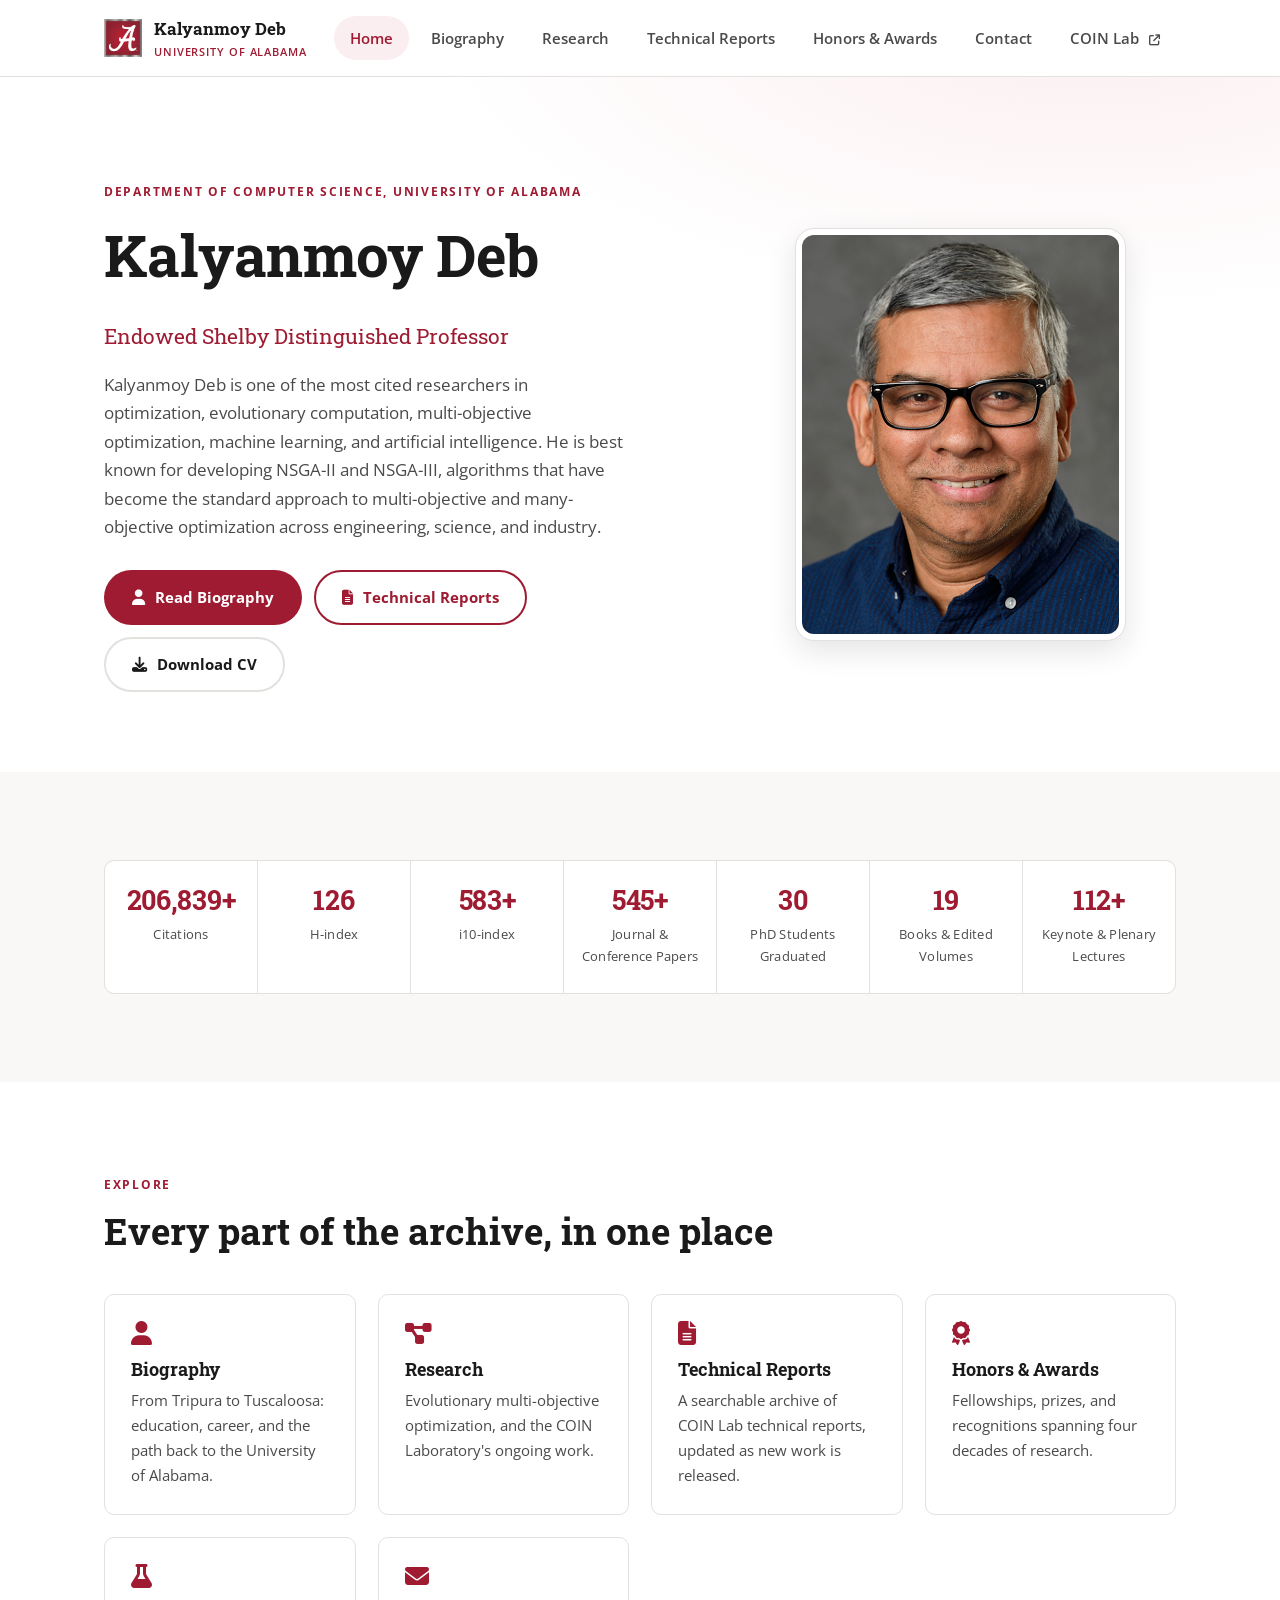
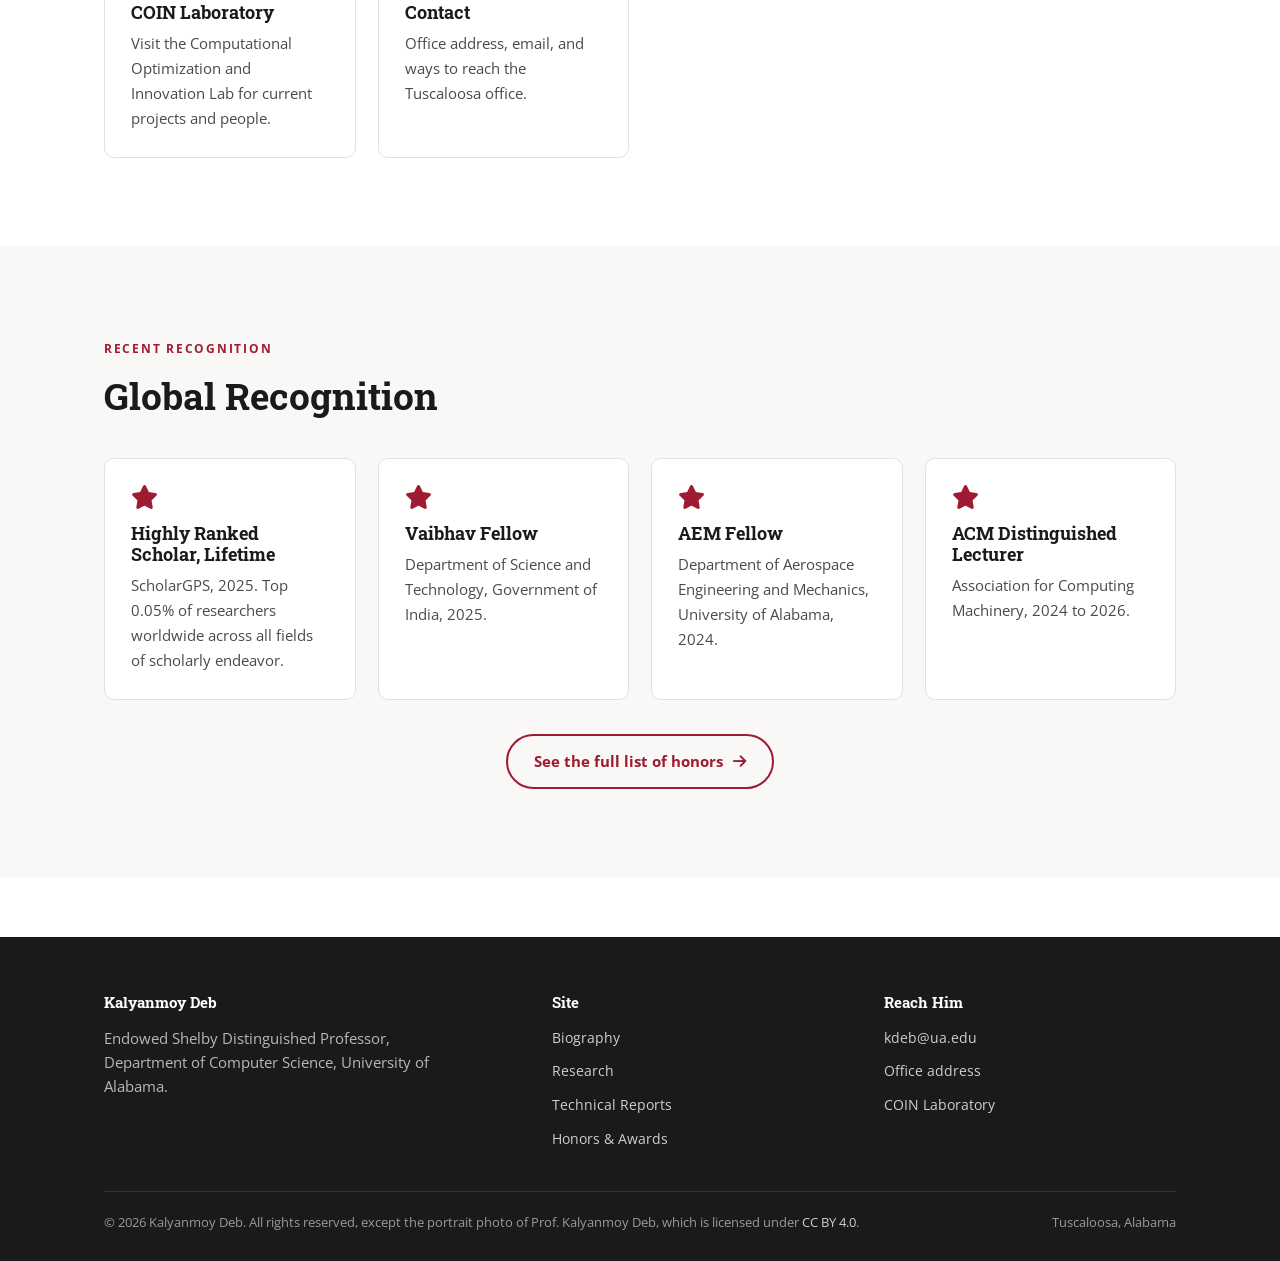
<file: index.html>
<!doctype html>
<html lang="en">
<head>
<meta charset="utf-8" />
<meta name="viewport" content="width=device-width, initial-scale=1" />
<title>Kalyanmoy Deb | University of Alabama</title>
<meta name="description" content="Kalyanmoy Deb, Endowed Shelby Distinguished Professor, Department of Computer Science, University of Alabama. Pioneer of NSGA-II and NSGA-III in evolutionary multi-objective optimization." />
<link rel="preconnect" href="https://fonts.googleapis.com" />
<link rel="preconnect" href="https://fonts.gstatic.com" crossorigin />
<link href="https://fonts.googleapis.com/css2?family=Open+Sans:wght@400;600;700;800&family=Roboto+Slab:wght@400;500;700&display=swap" rel="stylesheet" />
<link rel="stylesheet" href="https://cdnjs.cloudflare.com/ajax/libs/font-awesome/6.5.2/css/all.min.css" />
<link rel="stylesheet" href="css/style.css" />
</head>
<body>

<header class="topbar">
  <div class="container">
    <a class="brand" href="index.html">
      <img src="assests/UA/A_Square_Logo_4c-1024x1024.png" alt="University of Alabama" />
      <span class="brand-text">Kalyanmoy Deb<span>University of Alabama</span></span>
    </a>
    <nav>
      <ul class="nav-links">
        <li><a href="index.html" data-page="index.html">Home</a></li>
        <li><a href="biography.html" data-page="biography.html">Biography</a></li>
        <li><a href="research.html" data-page="research.html">Research</a></li>
        <li><a href="reports.html" data-page="reports.html">Technical Reports</a></li>
        <li><a href="honors.html" data-page="honors.html">Honors &amp; Awards</a></li>
        <li><a href="contact.html" data-page="contact.html">Contact</a></li>
        <li><a class="nav-external" href="https://www.coin-lab.org" target="_blank" rel="noopener">COIN Lab <i class="fa-solid fa-arrow-up-right-from-square"></i></a></li>
      </ul>
    </nav>
    <button class="nav-toggle" aria-label="Toggle menu"><i class="fa-solid fa-bars"></i></button>
  </div>
</header>

<section class="hero">
  <div class="container">
    <div class="hero-copy">
      <div class="hero-kicker">
        <span class="kicker">Department of Computer Science, University of Alabama</span>
      </div>
      <h1>Kalyanmoy Deb</h1>
      <p class="role">Endowed Shelby Distinguished Professor</p>
      <p class="lede">
        Kalyanmoy Deb is one of the most cited researchers in optimization, evolutionary
        computation, multi-objective optimization, machine learning, and artificial
        intelligence. He is best known for developing NSGA-II and NSGA-III, algorithms that have become
        the standard approach to multi-objective and many-objective optimization across
        engineering, science, and industry.
      </p>
      <div class="hero-actions">
        <a class="btn btn-primary" href="biography.html"><i class="fa-solid fa-user"></i> Read Biography</a>
        <a class="btn btn-outline" href="reports.html"><i class="fa-solid fa-file-lines"></i> Technical Reports</a>
        <a class="btn btn-ghost" href="assests/kdeb-cv.pdf" target="_blank" rel="noopener"><i class="fa-solid fa-download"></i> Download CV</a>
      </div>
    </div>
    <div class="hero-portrait">
      <div class="frame">
        <img src="assests/portrait/portrait.png" alt="Portrait of Kalyanmoy Deb" />
      </div>
    </div>
  </div>
</section>

<section class="section section-alt">
  <div class="container reveal">
    <div class="stats-grid">
      <div class="stat">
        <div class="num" data-count-to="248391" data-suffix="+">0</div>
        <div class="label">Citations</div>
      </div>
      <div class="stat">
        <div class="num" data-count-to="151">0</div>
        <div class="label">H-index</div>
      </div>
      <div class="stat">
        <div class="num" data-count-to="700" data-suffix="+">0</div>
        <div class="label">i10-index</div>
      </div>
      <div class="stat">
        <div class="num" data-count-to="655" data-suffix="+">0</div>
        <div class="label">Journal &amp; Conference Papers</div>
      </div>
      <div class="stat">
        <div class="num" data-count-to="36">0</div>
        <div class="label">PhD Students Graduated</div>
      </div>
      <div class="stat">
        <div class="num" data-count-to="23">0</div>
        <div class="label">Books &amp; Edited Volumes</div>
      </div>
      <div class="stat">
        <div class="num" data-count-to="134" data-suffix="+">0</div>
        <div class="label">Keynote &amp; Plenary Lectures</div>
      </div>
    </div>
  </div>
</section>

<section class="section">
  <div class="container">
    <div class="section-header reveal">
      <span class="kicker">Explore</span>
      <h2>Every part of the archive, in one place</h2>
    </div>
    <div class="card-grid">
      <a class="card reveal" href="biography.html">
        <i class="fa-solid fa-user card-icon"></i>
        <h3>Biography</h3>
        <p>From Tripura to Tuscaloosa: education, career, and the path back to the University of Alabama.</p>
      </a>
      <a class="card reveal" href="research.html">
        <i class="fa-solid fa-diagram-project card-icon"></i>
        <h3>Research</h3>
        <p>Evolutionary multi-objective optimization, and the COIN Laboratory's ongoing work.</p>
      </a>
      <a class="card reveal" href="reports.html">
        <i class="fa-solid fa-file-lines card-icon"></i>
        <h3>Technical Reports</h3>
        <p>A searchable archive of COIN Lab technical reports, updated as new work is released.</p>
      </a>
      <a class="card reveal" href="honors.html">
        <i class="fa-solid fa-award card-icon"></i>
        <h3>Honors &amp; Awards</h3>
        <p>Fellowships, prizes, and recognitions spanning four decades of research.</p>
      </a>
      <a class="card reveal" href="https://www.coin-lab.org" target="_blank" rel="noopener">
        <i class="fa-solid fa-flask card-icon"></i>
        <h3>COIN Laboratory</h3>
        <p>Visit the Computational Optimization and Innovation Lab for current projects and people.</p>
      </a>
      <a class="card reveal" href="contact.html">
        <i class="fa-solid fa-envelope card-icon"></i>
        <h3>Contact</h3>
        <p>Office address, email, and ways to reach the Tuscaloosa office.</p>
      </a>
    </div>
  </div>
</section>

<section class="section section-alt">
  <div class="container">
    <div class="section-header reveal">
      <span class="kicker">Recent Recognition</span>
      <h2>Global Recognition</h2>
    </div>
    <div class="card-grid">
      <div class="card reveal">
        <i class="fa-solid fa-star card-icon"></i>
        <h3>Highly Ranked Scholar, Lifetime</h3>
        <p>ScholarGPS, 2025. Top 0.05% of researchers worldwide across all fields of scholarly endeavor.</p>
      </div>
      <div class="card reveal">
        <i class="fa-solid fa-star card-icon"></i>
        <h3>Vaibhav Fellow</h3>
        <p>Department of Science and Technology, Government of India, 2025.</p>
      </div>
      <div class="card reveal">
        <i class="fa-solid fa-star card-icon"></i>
        <h3>AEM Fellow</h3>
        <p>Department of Aerospace Engineering and Mechanics, University of Alabama, 2024.</p>
      </div>
      <div class="card reveal">
        <i class="fa-solid fa-star card-icon"></i>
        <h3>ACM Distinguished Lecturer</h3>
        <p>Association for Computing Machinery, 2024 to 2026.</p>
      </div>
    </div>
    <div class="text-center" style="margin-top:34px;">
      <a class="btn btn-outline" href="honors.html">See the full list of honors <i class="fa-solid fa-arrow-right"></i></a>
    </div>
  </div>
</section>

<footer>
  <div class="container">
    <div class="footer-grid">
      <div>
        <h4>Kalyanmoy Deb</h4>
        <p style="color:#b8b8b8; max-width:38ch; font-size:0.92rem;">
          Endowed Shelby Distinguished Professor, Department of Computer Science,
          University of Alabama.
        </p>
      </div>
      <div>
        <h4>Site</h4>
        <ul class="foot-links">
          <li><a href="biography.html">Biography</a></li>
          <li><a href="research.html">Research</a></li>
          <li><a href="reports.html">Technical Reports</a></li>
          <li><a href="honors.html">Honors &amp; Awards</a></li>
        </ul>
      </div>
      <div>
        <h4>Reach Him</h4>
        <ul class="foot-links">
          <li><a href="mailto:kdeb@ua.edu">kdeb@ua.edu</a></li>
          <li><a href="contact.html">Office address</a></li>
          <li><a href="https://www.coin-lab.org" target="_blank" rel="noopener">COIN Laboratory</a></li>
        </ul>
      </div>
    </div>
    <div class="foot-note">
    <span>
      &copy; <span id="footer-year">2026</span> Kalyanmoy Deb. All rights reserved, 
      except the portrait photo of Prof. Kalyanmoy Deb, which is licensed under 
      <a href="https://creativecommons.org/licenses/by/4.0/" target="_blank" rel="license noopener noreferrer">CC BY 4.0</a>.
    </span>
      <span>Tuscaloosa, Alabama</span>
    </div>
  </div>
</footer>

<script src="js/main.js"></script>
</body>
</html>
</file>
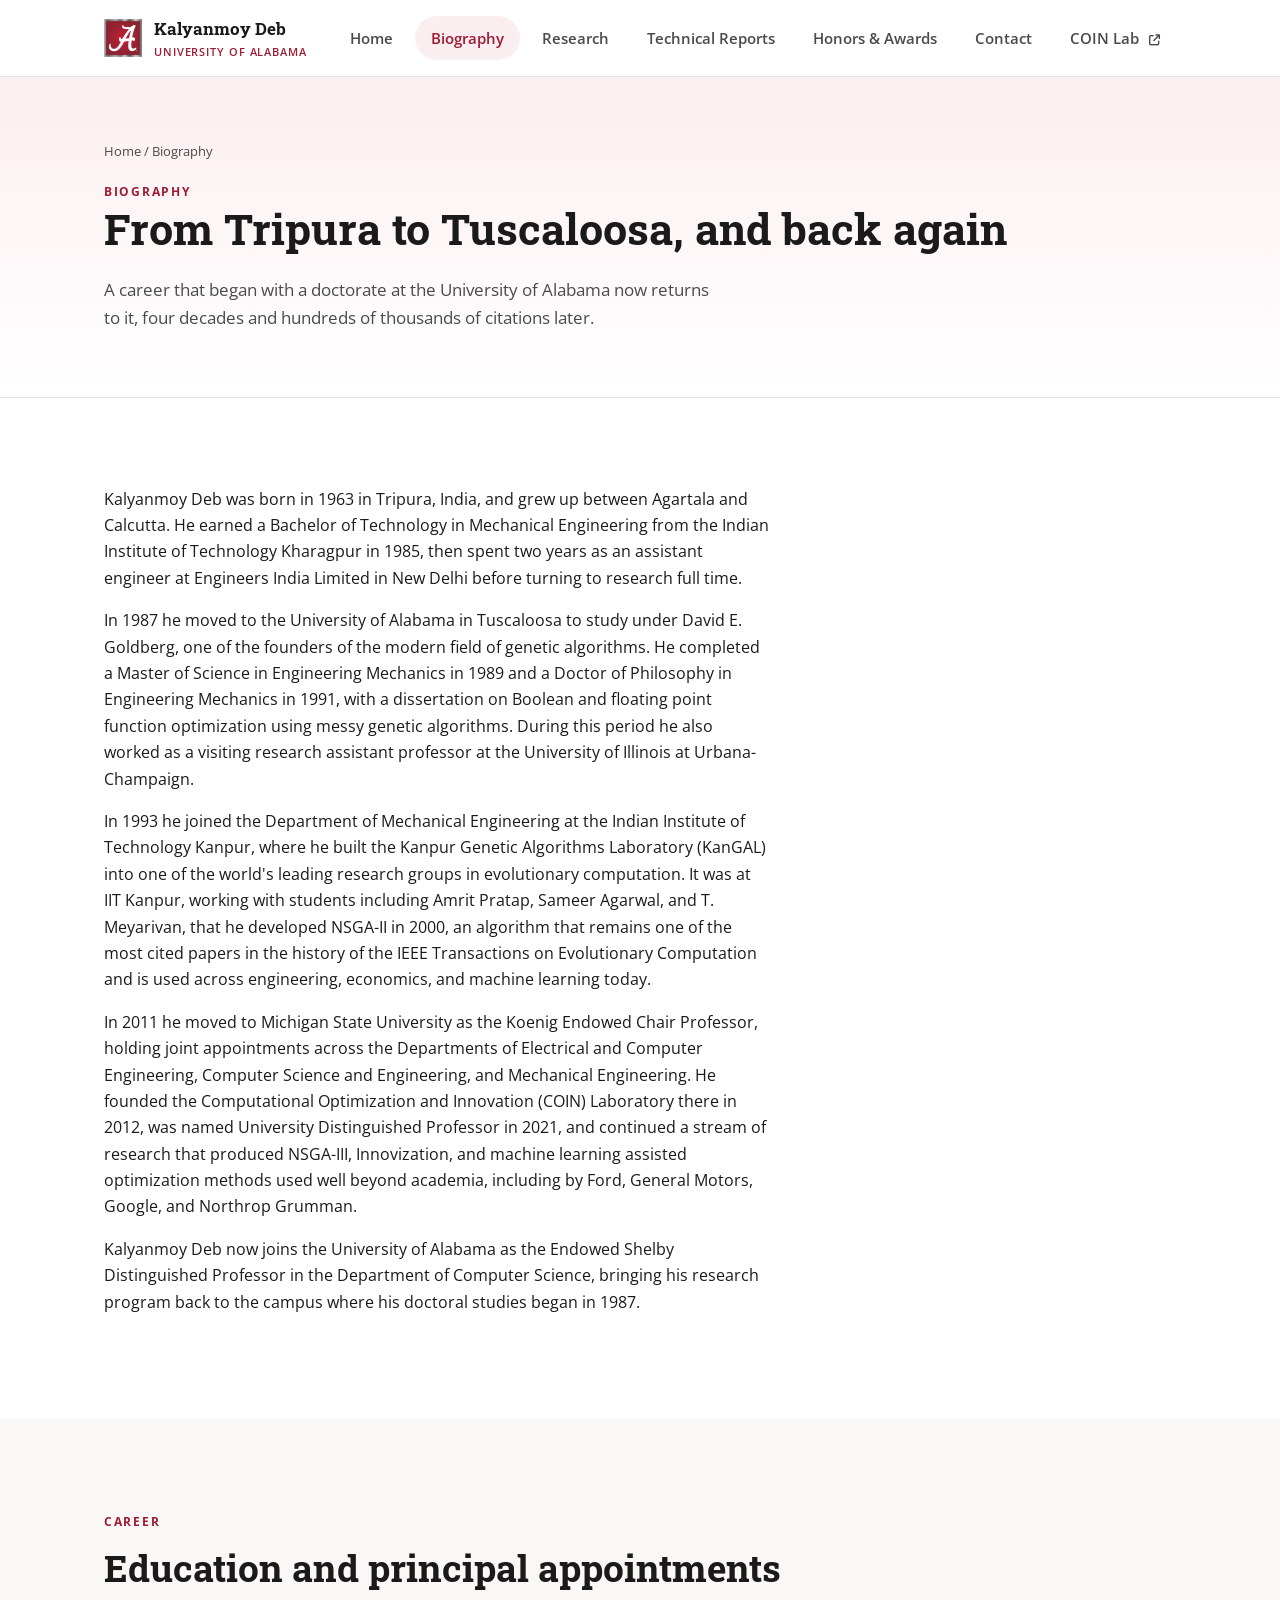
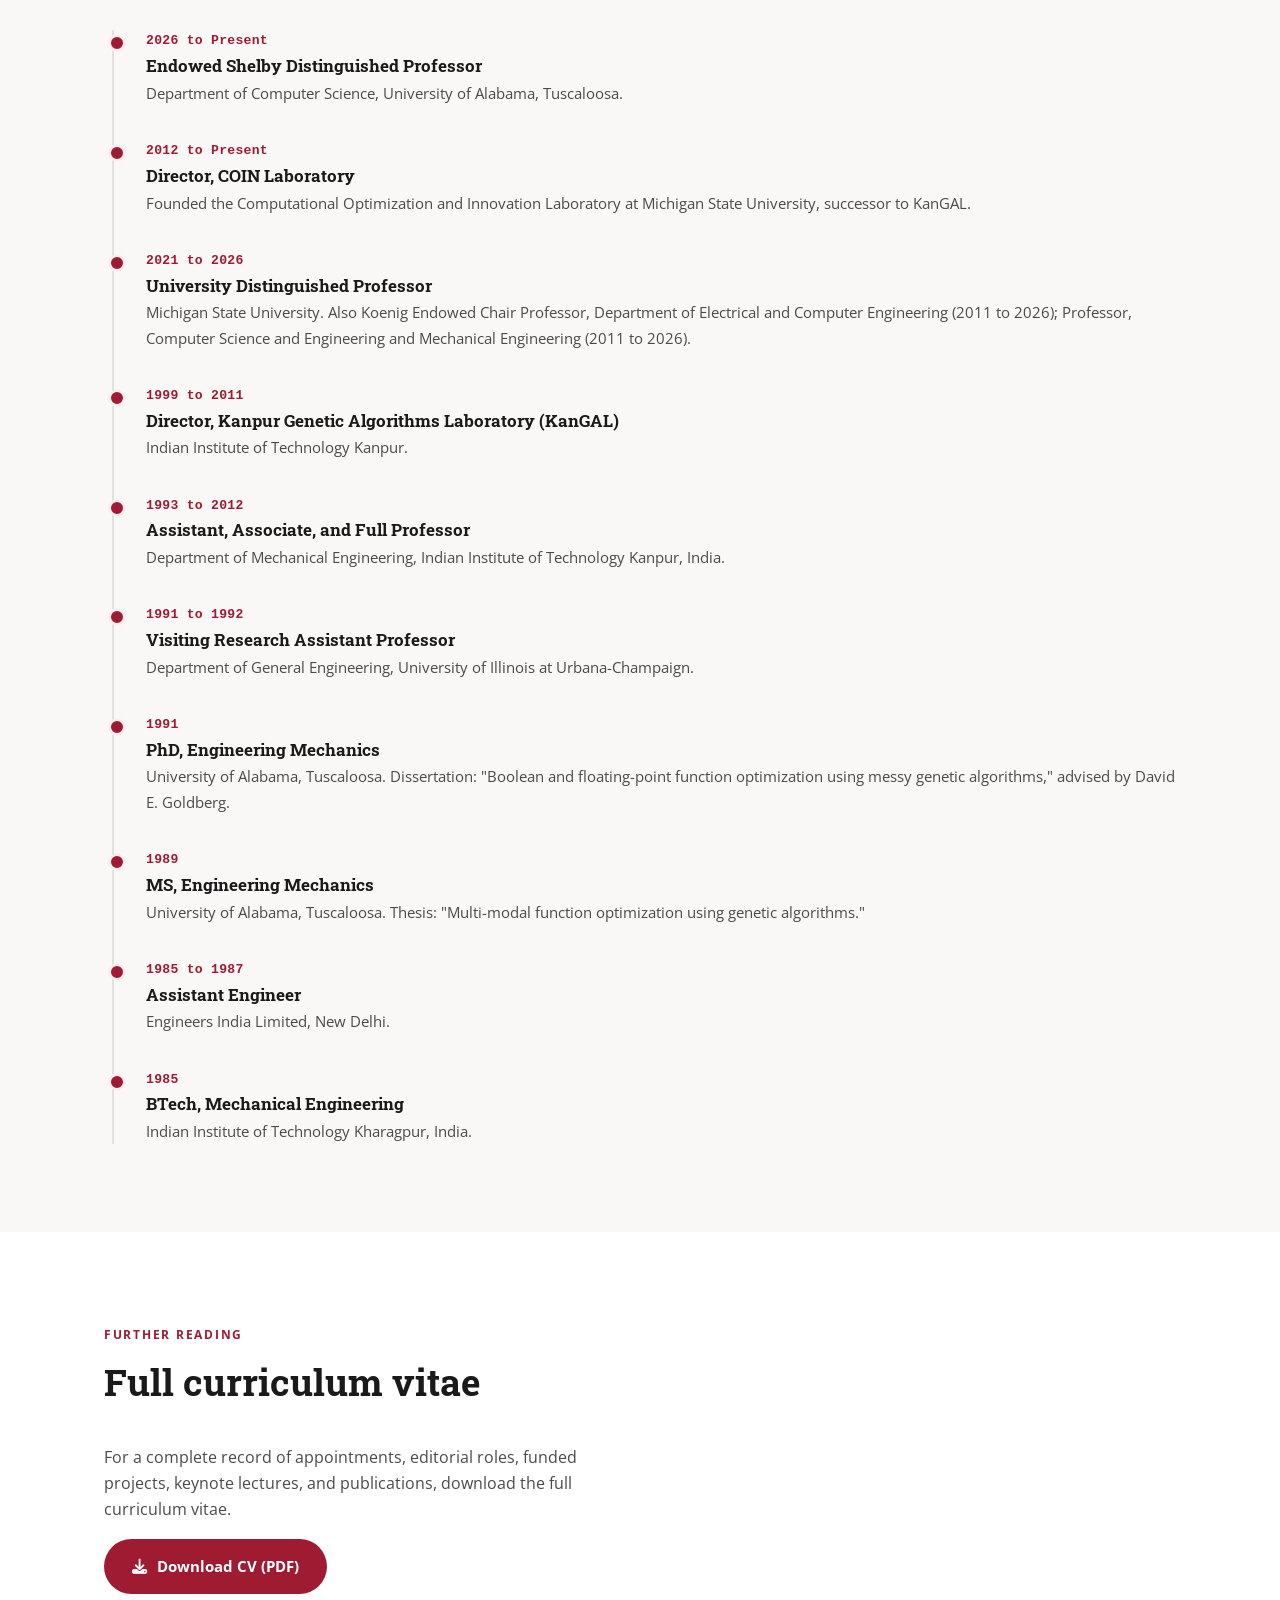
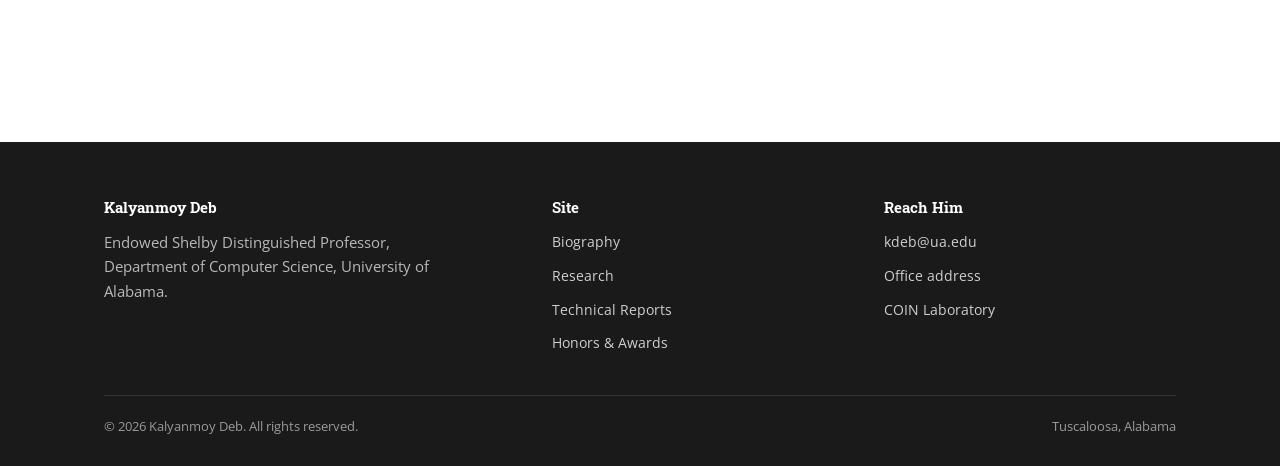
<file: biography.html>
<!doctype html>
<html lang="en">
<head>
<meta charset="utf-8" />
<meta name="viewport" content="width=device-width, initial-scale=1" />
<title>Biography | Kalyanmoy Deb</title>
<meta name="description" content="Biography of Kalyanmoy Deb: from Tripura, India to a PhD at the University of Alabama, to IIT Kanpur and Michigan State University, and back to Alabama." />
<link rel="preconnect" href="https://fonts.googleapis.com" />
<link rel="preconnect" href="https://fonts.gstatic.com" crossorigin />
<link href="https://fonts.googleapis.com/css2?family=Open+Sans:wght@400;600;700;800&family=Roboto+Slab:wght@400;500;700&display=swap" rel="stylesheet" />
<link rel="stylesheet" href="https://cdnjs.cloudflare.com/ajax/libs/font-awesome/6.5.2/css/all.min.css" />
<link rel="stylesheet" href="css/style.css" />
</head>
<body>

<header class="topbar">
  <div class="container">
    <a class="brand" href="index.html">
      <img src="assests/UA/A_Square_Logo_4c-1024x1024.png" alt="University of Alabama" />
      <span class="brand-text">Kalyanmoy Deb<span>University of Alabama</span></span>
    </a>
    <nav>
      <ul class="nav-links">
        <li><a href="index.html" data-page="index.html">Home</a></li>
        <li><a href="biography.html" data-page="biography.html">Biography</a></li>
        <li><a href="research.html" data-page="research.html">Research</a></li>
        <li><a href="reports.html" data-page="reports.html">Technical Reports</a></li>
        <li><a href="honors.html" data-page="honors.html">Honors &amp; Awards</a></li>
        <li><a href="contact.html" data-page="contact.html">Contact</a></li>
        <li><a class="nav-external" href="https://www.coin-lab.org" target="_blank" rel="noopener">COIN Lab <i class="fa-solid fa-arrow-up-right-from-square"></i></a></li>
      </ul>
    </nav>
    <button class="nav-toggle" aria-label="Toggle menu"><i class="fa-solid fa-bars"></i></button>
  </div>
</header>

<section class="page-hero">
  <div class="container">
    <div class="breadcrumb"><a href="index.html">Home</a> / Biography</div>
    <span class="kicker">Biography</span>
    <h1>From Tripura to Tuscaloosa, and back again</h1>
    <p class="lede">
      A career that began with a doctorate at the University of Alabama now returns to it,
      four decades and hundreds of thousands of citations later.
    </p>
  </div>
</section>

<section class="section">
  <div class="container">
    <div style="max-width:74ch;" class="reveal">
      <p>
        Kalyanmoy Deb was born in 1963 in Tripura, India, and grew up between Agartala and
        Calcutta. He earned a Bachelor of Technology in Mechanical Engineering from the
        Indian Institute of Technology Kharagpur in 1985, then spent two years as an
        assistant engineer at Engineers India Limited in New Delhi before turning to
        research full time.
      </p>
      <p>
        In 1987 he moved to the University of Alabama in Tuscaloosa to study under
        David E. Goldberg, one of the founders of the modern field of genetic algorithms.
        He completed a Master of Science in Engineering Mechanics in 1989 and a Doctor of
        Philosophy in Engineering Mechanics in 1991, with a dissertation on Boolean and
        floating point function optimization using messy genetic algorithms. During this
        period he also worked as a visiting research assistant professor at the
        University of Illinois at Urbana-Champaign.
      </p>
      <p>
        In 1993 he joined the Department of Mechanical Engineering at the Indian Institute
        of Technology Kanpur, where he built the Kanpur Genetic Algorithms Laboratory
        (KanGAL) into one of the world's leading research groups in evolutionary
        computation. It was at IIT Kanpur, working with students including Amrit Pratap,
        Sameer Agarwal, and T. Meyarivan, that he developed NSGA-II in 2000, an algorithm
        that remains one of the most cited papers in the history of the IEEE Transactions
        on Evolutionary Computation and is used across engineering, economics, and
        machine learning today.
      </p>
      <p>
        In 2011 he moved to Michigan State University as the Koenig Endowed Chair
        Professor, holding joint appointments across the Departments of Electrical and
        Computer Engineering, Computer Science and Engineering, and Mechanical
        Engineering. He founded the Computational Optimization and Innovation (COIN)
        Laboratory there in 2012, was named University Distinguished Professor in 2021,
        and continued a stream of research that produced NSGA-III, Innovization, and
        machine learning assisted optimization methods used well beyond academia,
        including by Ford, General Motors, Google, and Northrop Grumman.
      </p>
      <p>
        Kalyanmoy Deb now joins the University of Alabama as the Endowed Shelby
        Distinguished Professor in the Department of Computer Science, bringing his
        research program back to the campus where his doctoral studies began in 1987.
      </p>
    </div>
  </div>
</section>

<section class="section section-alt">
  <div class="container">
    <div class="section-header reveal">
      <span class="kicker">Career</span>
      <h2>Education and principal appointments</h2>
    </div>
    <div class="timeline reveal">

      <div class="timeline-item">
        <div class="when">2026 to Present</div>
        <h4>Endowed Shelby Distinguished Professor</h4>
        <p>Department of Computer Science, University of Alabama, Tuscaloosa.</p>
      </div>

      <div class="timeline-item">
        <div class="when">2012 to Present</div>
        <h4>Director, COIN Laboratory</h4>
        <p>Founded the Computational Optimization and Innovation Laboratory at Michigan State University, successor to KanGAL.</p>
      </div>

      <div class="timeline-item">
        <div class="when">2021 to 2026</div>
        <h4>University Distinguished Professor</h4>
        <p>Michigan State University. Also Koenig Endowed Chair Professor, Department of Electrical and Computer Engineering (2011 to 2026); Professor, Computer Science and Engineering and Mechanical Engineering (2011 to 2026).</p>
      </div>
      
      <div class="timeline-item">
        <div class="when">1999 to 2011</div>
        <h4>Director, Kanpur Genetic Algorithms Laboratory (KanGAL)</h4>
        <p>Indian Institute of Technology Kanpur.</p>
      </div>

      <div class="timeline-item">
        <div class="when">1993 to 2012</div>
        <h4>Assistant, Associate, and Full Professor</h4>
        <p>Department of Mechanical Engineering, Indian Institute of Technology Kanpur, India.</p>
      </div>

      <div class="timeline-item">
        <div class="when">1991 to 1992</div>
        <h4>Visiting Research Assistant Professor</h4>
        <p>Department of General Engineering, University of Illinois at Urbana-Champaign.</p>
      </div>

      <div class="timeline-item">
        <div class="when">1991</div>
        <h4>PhD, Engineering Mechanics</h4>
        <p>University of Alabama, Tuscaloosa. Dissertation: "Boolean and floating-point function optimization using messy genetic algorithms," advised by David E. Goldberg.</p>
      </div>

      <div class="timeline-item">
        <div class="when">1989</div>
        <h4>MS, Engineering Mechanics</h4>
        <p>University of Alabama, Tuscaloosa. Thesis: "Multi-modal function optimization using genetic algorithms."</p>
      </div>

      <div class="timeline-item">
        <div class="when">1985 to 1987</div>
        <h4>Assistant Engineer</h4>
        <p>Engineers India Limited, New Delhi.</p>
      </div>

      <div class="timeline-item">
        <div class="when">1985</div>
        <h4>BTech, Mechanical Engineering</h4>
        <p>Indian Institute of Technology Kharagpur, India.</p>
      </div>

    </div>
  </div>
</section>

<section class="section">
  <div class="container reveal">
    <div class="section-header">
      <span class="kicker">Further Reading</span>
      <h2>Full curriculum vitae</h2>
    </div>
    <p style="max-width:60ch; color:var(--ink-soft);">
      For a complete record of appointments, editorial roles, funded projects, keynote
      lectures, and publications, download the full curriculum vitae.
    </p>
    <a class="btn btn-primary" href="assests/kdeb-cv.pdf" target="_blank" rel="noopener">
      <i class="fa-solid fa-download"></i> Download CV (PDF)
    </a>
  </div>
</section>

<footer>
  <div class="container">
    <div class="footer-grid">
      <div>
        <h4>Kalyanmoy Deb</h4>
        <p style="color:#b8b8b8; max-width:38ch; font-size:0.92rem;">
          Endowed Shelby Distinguished Professor, Department of Computer Science,
          University of Alabama.
        </p>
      </div>
      <div>
        <h4>Site</h4>
        <ul class="foot-links">
          <li><a href="biography.html">Biography</a></li>
          <li><a href="research.html">Research</a></li>
          <li><a href="reports.html">Technical Reports</a></li>
          <li><a href="honors.html">Honors &amp; Awards</a></li>
        </ul>
      </div>
      <div>
        <h4>Reach Him</h4>
        <ul class="foot-links">
          <li><a href="mailto:kdeb@ua.edu">kdeb@ua.edu</a></li>
          <li><a href="contact.html">Office address</a></li>
          <li><a href="https://www.coin-lab.org" target="_blank" rel="noopener">COIN Laboratory</a></li>
        </ul>
      </div>
    </div>
    <div class="foot-note">
      <span>&copy; <span id="footer-year">2026</span> Kalyanmoy Deb. All rights reserved.</span>
      <span>Tuscaloosa, Alabama</span>
    </div>
  </div>
</footer>

<script src="js/main.js"></script>
</body>
</html>
</file>
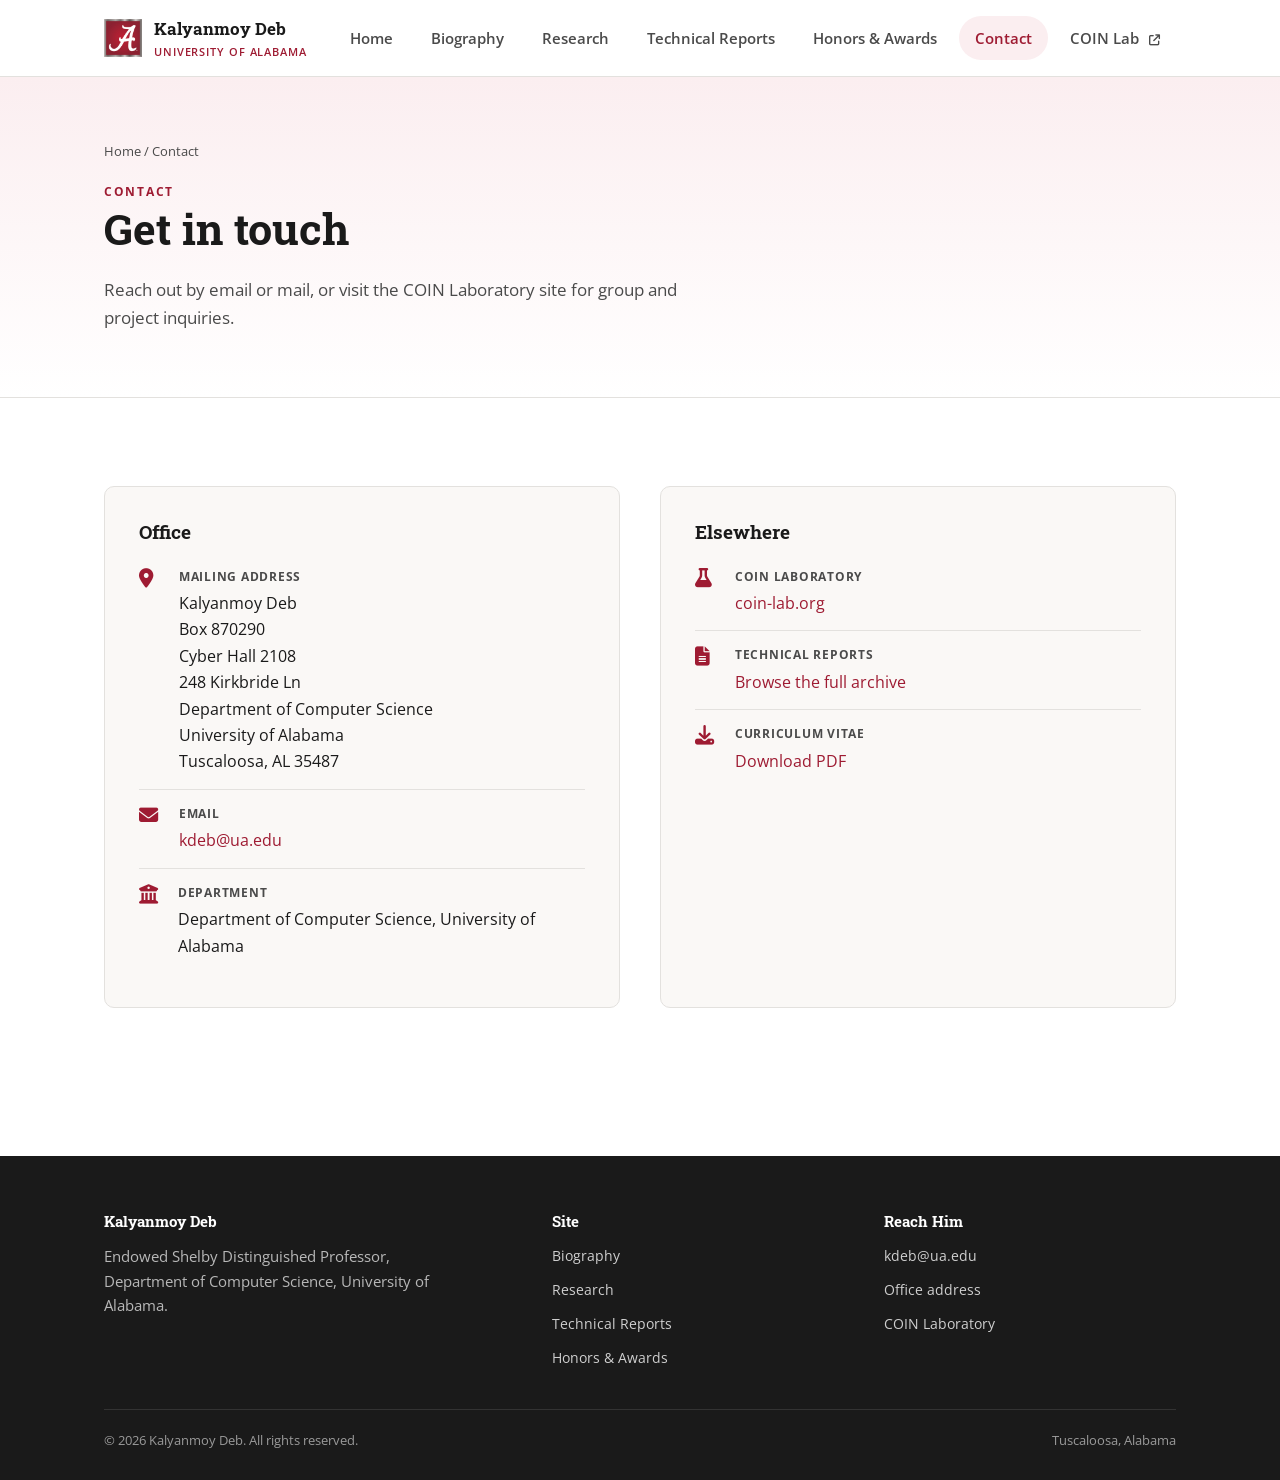
<file: contact.html>
<!doctype html>
<html lang="en">
<head>
<meta charset="utf-8" />
<meta name="viewport" content="width=device-width, initial-scale=1" />
<title>Contact | Kalyanmoy Deb</title>
<meta name="description" content="Contact information for Kalyanmoy Deb, Department of Computer Science, University of Alabama." />
<link rel="preconnect" href="https://fonts.googleapis.com" />
<link rel="preconnect" href="https://fonts.gstatic.com" crossorigin />
<link href="https://fonts.googleapis.com/css2?family=Open+Sans:wght@400;600;700;800&family=Roboto+Slab:wght@400;500;700&display=swap" rel="stylesheet" />
<link rel="stylesheet" href="https://cdnjs.cloudflare.com/ajax/libs/font-awesome/6.5.2/css/all.min.css" />
<link rel="stylesheet" href="css/style.css" />
</head>
<body>

<header class="topbar">
  <div class="container">
    <a class="brand" href="index.html">
      <img src="assests/UA/A_Square_Logo_4c-1024x1024.png" alt="University of Alabama" />
      <span class="brand-text">Kalyanmoy Deb<span>University of Alabama</span></span>
    </a>
    <nav>
      <ul class="nav-links">
        <li><a href="index.html" data-page="index.html">Home</a></li>
        <li><a href="biography.html" data-page="biography.html">Biography</a></li>
        <li><a href="research.html" data-page="research.html">Research</a></li>
        <li><a href="reports.html" data-page="reports.html">Technical Reports</a></li>
        <li><a href="honors.html" data-page="honors.html">Honors &amp; Awards</a></li>
        <li><a href="contact.html" data-page="contact.html">Contact</a></li>
        <li><a class="nav-external" href="https://www.coin-lab.org" target="_blank" rel="noopener">COIN Lab <i class="fa-solid fa-arrow-up-right-from-square"></i></a></li>
      </ul>
    </nav>
    <button class="nav-toggle" aria-label="Toggle menu"><i class="fa-solid fa-bars"></i></button>
  </div>
</header>

<section class="page-hero">
  <div class="container">
    <div class="breadcrumb"><a href="index.html">Home</a> / Contact</div>
    <span class="kicker">Contact</span>
    <h1>Get in touch</h1>
    <p class="lede">
      Reach out by email or mail, or visit the COIN Laboratory site for group and
      project inquiries.
    </p>
  </div>
</section>

<section class="section">
  <div class="container">
    <div class="contact-grid">

      <div class="contact-card reveal">
        <h3 class="mt-0">Office</h3>
        <div class="contact-line">
          <i class="fa-solid fa-location-dot"></i>
          <div>
            <strong>Mailing Address</strong>
            Kalyanmoy Deb<br />
            Box 870290<br />
            Cyber Hall 2108<br />
            248 Kirkbride Ln<br />
            Department of Computer Science<br />
            University of Alabama<br />
            Tuscaloosa, AL 35487
          </div>
        </div>
        <div class="contact-line">
          <i class="fa-solid fa-envelope"></i>
          <div>
            <strong>Email</strong>
            <a href="mailto:kdeb@ua.edu">kdeb@ua.edu</a>
          </div>
        </div>
        <div class="contact-line">
          <i class="fa-solid fa-building-columns"></i>
          <div>
            <strong>Department</strong>
            Department of Computer Science, University of Alabama
          </div>
        </div>
      </div>

      <div class="contact-card reveal">
        <h3 class="mt-0">Elsewhere</h3>
        <div class="contact-line">
          <i class="fa-solid fa-flask"></i>
          <div>
            <strong>COIN Laboratory</strong>
            <a href="https://www.coin-lab.org" target="_blank" rel="noopener">coin-lab.org</a>
          </div>
        </div>
        <div class="contact-line">
          <i class="fa-solid fa-file-lines"></i>
          <div>
            <strong>Technical Reports</strong>
            <a href="reports.html">Browse the full archive</a>
          </div>
        </div>
        <div class="contact-line">
          <i class="fa-solid fa-download"></i>
          <div>
            <strong>Curriculum Vitae</strong>
            <a href="assests/kdeb-cv.pdf" target="_blank" rel="noopener">Download PDF</a>
          </div>
        </div>
      </div>

    </div>
  </div>
</section>

<footer>
  <div class="container">
    <div class="footer-grid">
      <div>
        <h4>Kalyanmoy Deb</h4>
        <p style="color:#b8b8b8; max-width:38ch; font-size:0.92rem;">
          Endowed Shelby Distinguished Professor, Department of Computer Science,
          University of Alabama.
        </p>
      </div>
      <div>
        <h4>Site</h4>
        <ul class="foot-links">
          <li><a href="biography.html">Biography</a></li>
          <li><a href="research.html">Research</a></li>
          <li><a href="reports.html">Technical Reports</a></li>
          <li><a href="honors.html">Honors &amp; Awards</a></li>
        </ul>
      </div>
      <div>
        <h4>Reach Him</h4>
        <ul class="foot-links">
          <li><a href="mailto:kdeb@ua.edu">kdeb@ua.edu</a></li>
          <li><a href="contact.html">Office address</a></li>
          <li><a href="https://www.coin-lab.org" target="_blank" rel="noopener">COIN Laboratory</a></li>
        </ul>
      </div>
    </div>
    <div class="foot-note">
      <span>&copy; <span id="footer-year">2026</span> Kalyanmoy Deb. All rights reserved.</span>
      <span>Tuscaloosa, Alabama</span>
    </div>
  </div>
</footer>

<script src="js/main.js"></script>
</body>
</html>
</file>
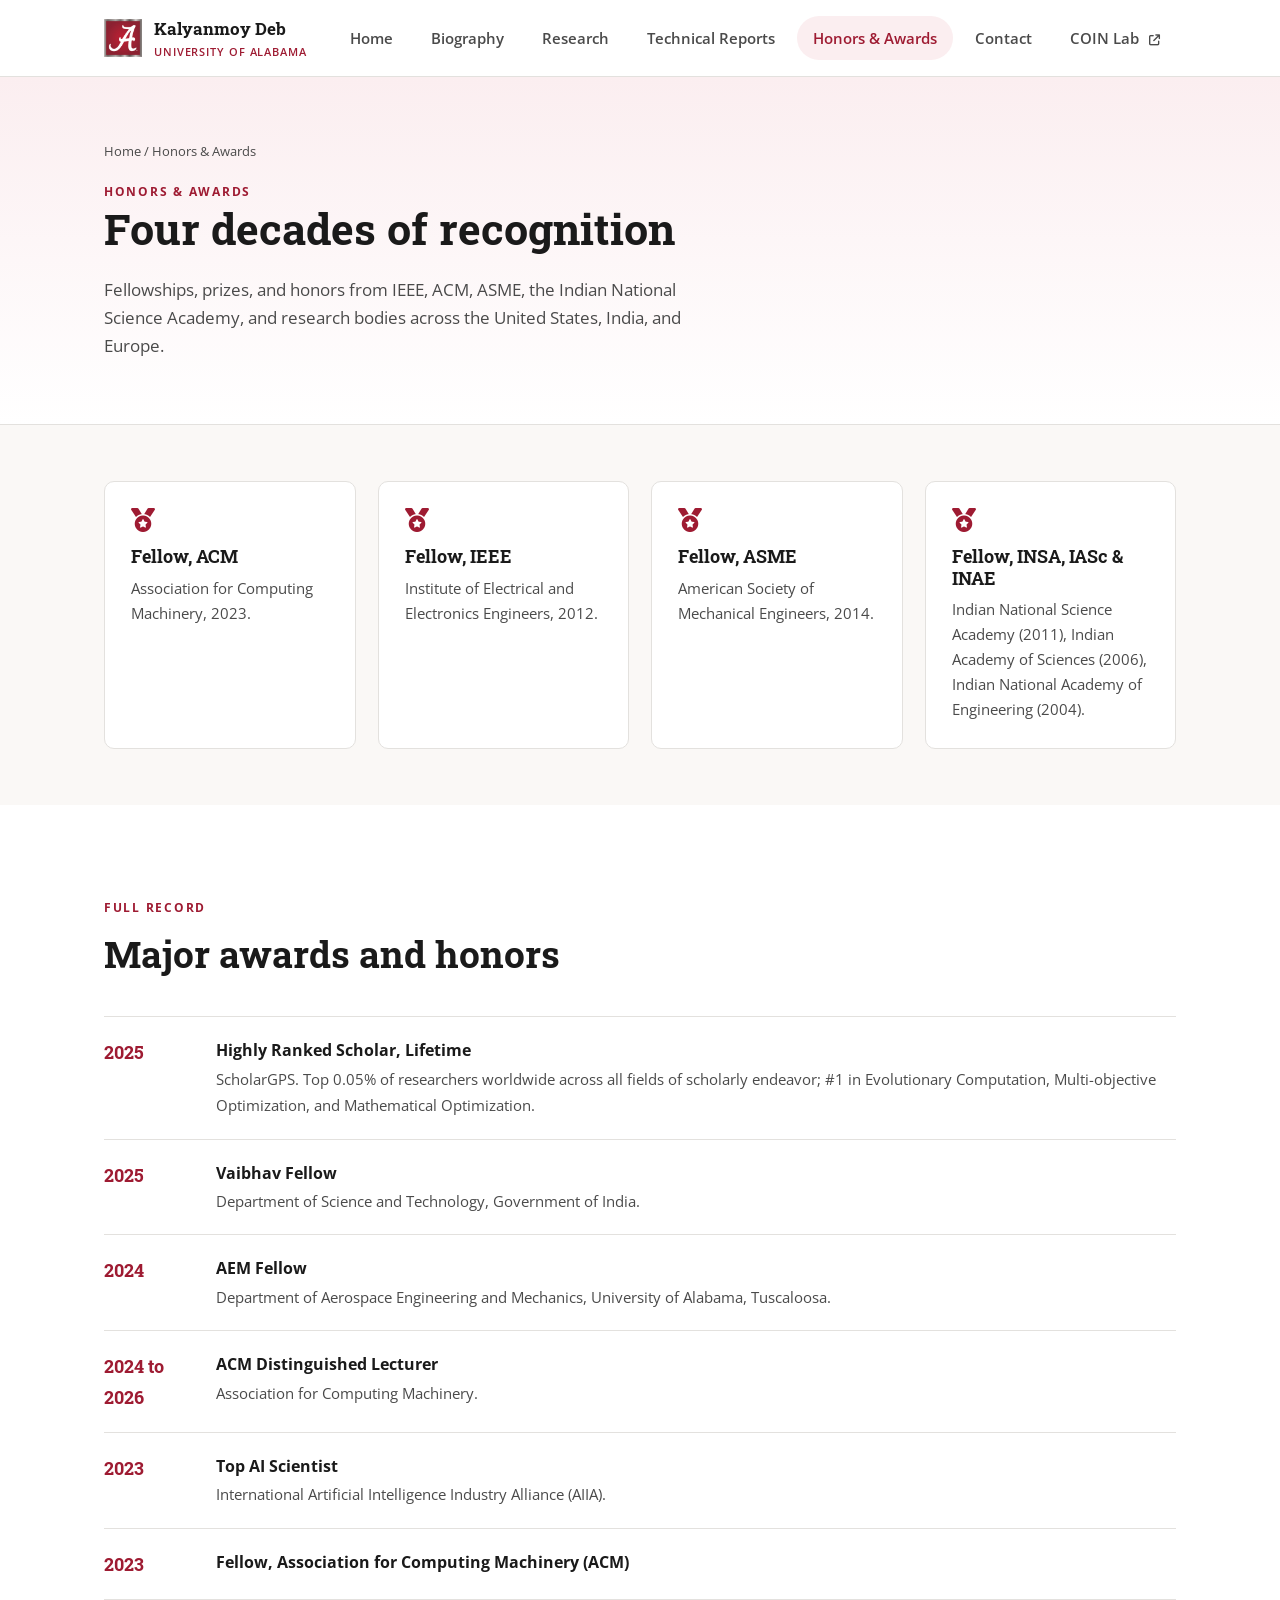
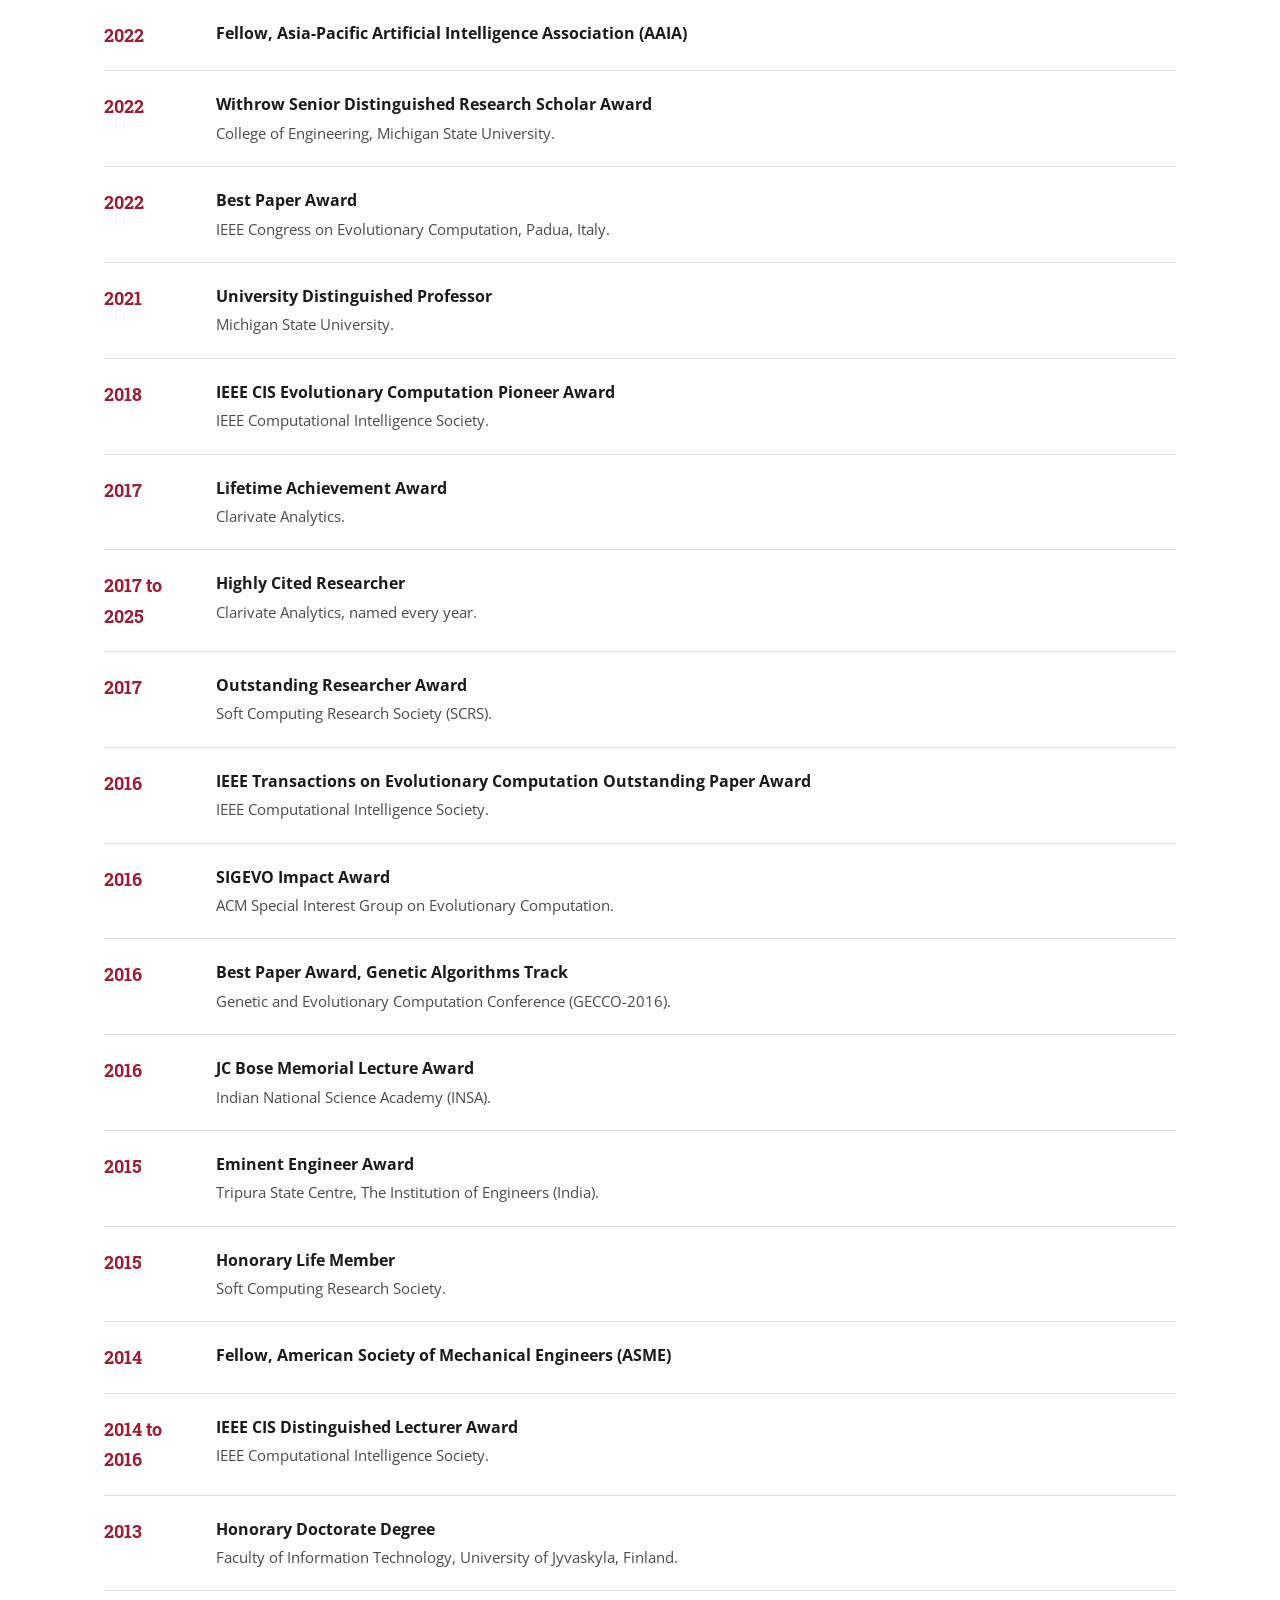
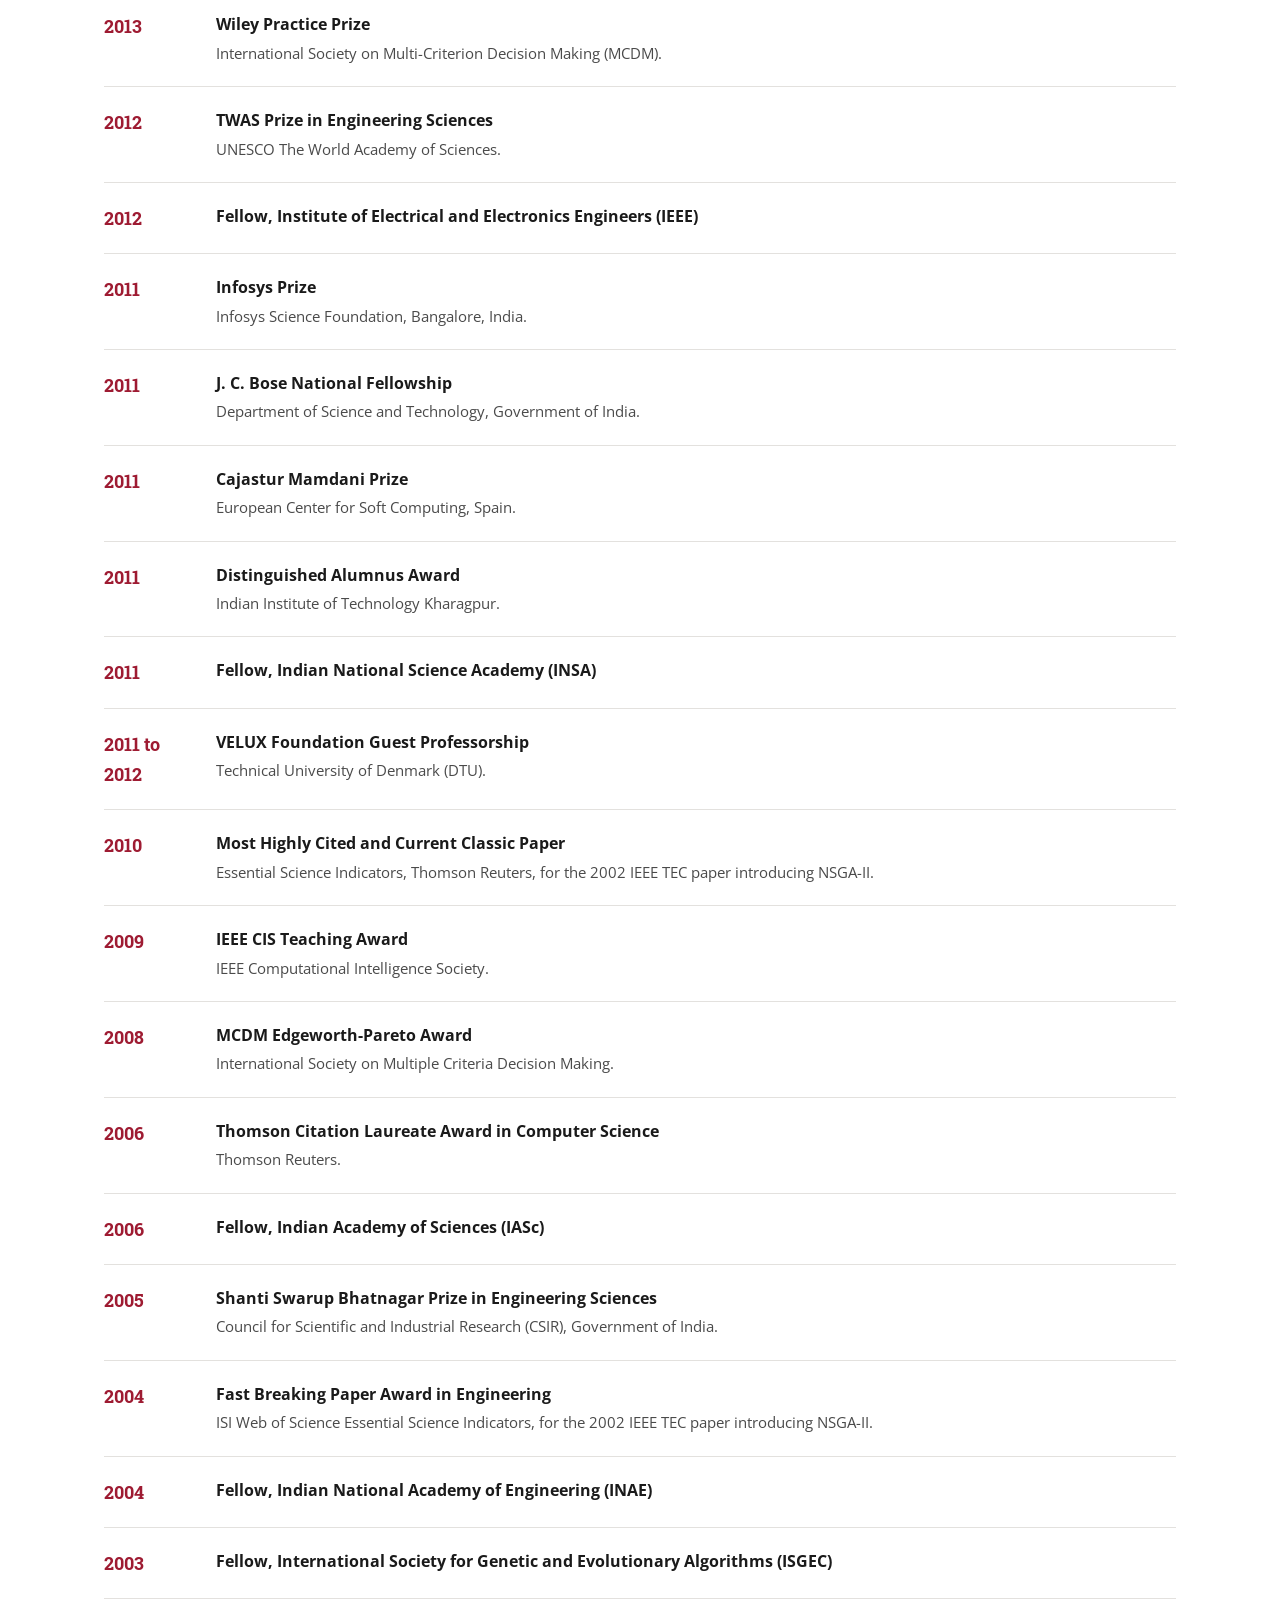
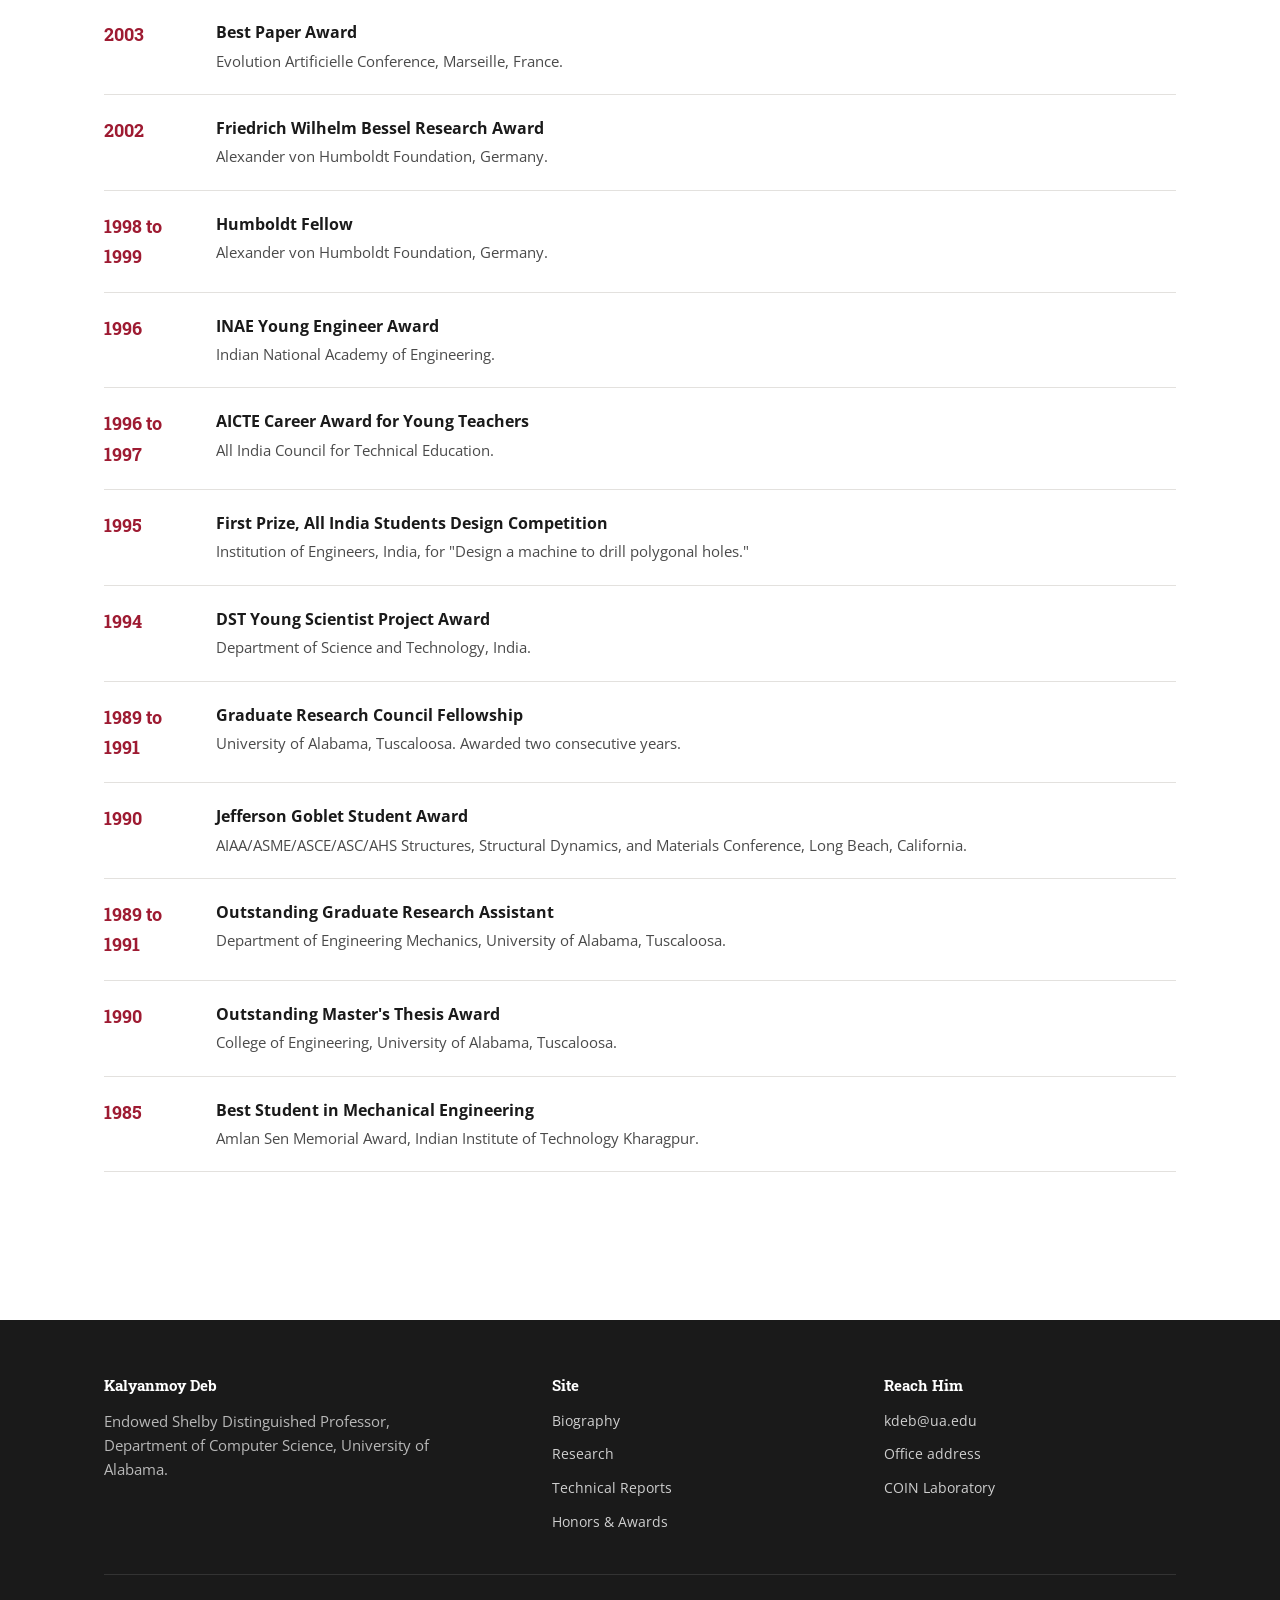
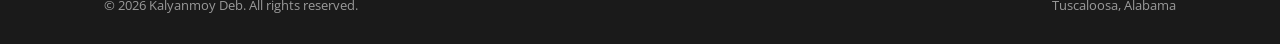
<file: honors.html>
<!doctype html>
<html lang="en">
<head>
<meta charset="utf-8" />
<meta name="viewport" content="width=device-width, initial-scale=1" />
<title>Honors &amp; Awards | Kalyanmoy Deb</title>
<meta name="description" content="Fellowships, prizes, and honors received by Kalyanmoy Deb, including the IEEE CIS Evolutionary Computation Pioneer Award and Clarivate Lifetime Achievement Award." />
<link rel="preconnect" href="https://fonts.googleapis.com" />
<link rel="preconnect" href="https://fonts.gstatic.com" crossorigin />
<link href="https://fonts.googleapis.com/css2?family=Open+Sans:wght@400;600;700;800&family=Roboto+Slab:wght@400;500;700&display=swap" rel="stylesheet" />
<link rel="stylesheet" href="https://cdnjs.cloudflare.com/ajax/libs/font-awesome/6.5.2/css/all.min.css" />
<link rel="stylesheet" href="css/style.css" />
</head>
<body>

<header class="topbar">
  <div class="container">
    <a class="brand" href="index.html">
      <img src="assests/UA/A_Square_Logo_4c-1024x1024.png" alt="University of Alabama" />
      <span class="brand-text">Kalyanmoy Deb<span>University of Alabama</span></span>
    </a>
    <nav>
      <ul class="nav-links">
        <li><a href="index.html" data-page="index.html">Home</a></li>
        <li><a href="biography.html" data-page="biography.html">Biography</a></li>
        <li><a href="research.html" data-page="research.html">Research</a></li>
        <li><a href="reports.html" data-page="reports.html">Technical Reports</a></li>
        <li><a href="honors.html" data-page="honors.html">Honors &amp; Awards</a></li>
        <li><a href="contact.html" data-page="contact.html">Contact</a></li>
        <li><a class="nav-external" href="https://www.coin-lab.org" target="_blank" rel="noopener">COIN Lab <i class="fa-solid fa-arrow-up-right-from-square"></i></a></li>
      </ul>
    </nav>
    <button class="nav-toggle" aria-label="Toggle menu"><i class="fa-solid fa-bars"></i></button>
  </div>
</header>

<section class="page-hero">
  <div class="container">
    <div class="breadcrumb"><a href="index.html">Home</a> / Honors &amp; Awards</div>
    <span class="kicker">Honors &amp; Awards</span>
    <h1>Four decades of recognition</h1>
    <p class="lede">
      Fellowships, prizes, and honors from IEEE, ACM, ASME, the Indian National
      Science Academy, and research bodies across the United States, India, and Europe.
    </p>
  </div>
</section>

<section class="section-tight section-alt">
  <div class="container">
    <div class="card-grid reveal">
      <div class="card">
        <i class="fa-solid fa-medal card-icon"></i>
        <h3>Fellow, ACM</h3>
        <p>Association for Computing Machinery, 2023.</p>
      </div>
      <div class="card">
        <i class="fa-solid fa-medal card-icon"></i>
        <h3>Fellow, IEEE</h3>
        <p>Institute of Electrical and Electronics Engineers, 2012.</p>
      </div>
      <div class="card">
        <i class="fa-solid fa-medal card-icon"></i>
        <h3>Fellow, ASME</h3>
        <p>American Society of Mechanical Engineers, 2014.</p>
      </div>
      <div class="card">
        <i class="fa-solid fa-medal card-icon"></i>
        <h3>Fellow, INSA, IASc &amp; INAE</h3>
        <p>Indian National Science Academy (2011), Indian Academy of Sciences (2006), Indian National Academy of Engineering (2004).</p>
      </div>
    </div>
  </div>
</section>

<section class="section">
  <div class="container">
    <div class="section-header reveal">
      <span class="kicker">Full Record</span>
      <h2>Major awards and honors</h2>
    </div>

    <div class="honors-list reveal">

      <div class="honor-row"><div class="year">2025</div><div class="desc"><strong>Highly Ranked Scholar, Lifetime</strong><span>ScholarGPS. Top 0.05% of researchers worldwide across all fields of scholarly endeavor; #1 in Evolutionary Computation, Multi-objective Optimization, and Mathematical Optimization.</span></div></div>

      <div class="honor-row"><div class="year">2025</div><div class="desc"><strong>Vaibhav Fellow</strong><span>Department of Science and Technology, Government of India.</span></div></div>

      <div class="honor-row"><div class="year">2024</div><div class="desc"><strong>AEM Fellow</strong><span>Department of Aerospace Engineering and Mechanics, University of Alabama, Tuscaloosa.</span></div></div>

      <div class="honor-row"><div class="year">2024 to 2026</div><div class="desc"><strong>ACM Distinguished Lecturer</strong><span>Association for Computing Machinery.</span></div></div>

      <div class="honor-row"><div class="year">2023</div><div class="desc"><strong>Top AI Scientist</strong><span>International Artificial Intelligence Industry Alliance (AIIA).</span></div></div>

      <div class="honor-row"><div class="year">2023</div><div class="desc"><strong>Fellow, Association for Computing Machinery (ACM)</strong></div></div>

      <div class="honor-row"><div class="year">2022</div><div class="desc"><strong>Fellow, Asia-Pacific Artificial Intelligence Association (AAIA)</strong></div></div>

      <div class="honor-row"><div class="year">2022</div><div class="desc"><strong>Withrow Senior Distinguished Research Scholar Award</strong><span>College of Engineering, Michigan State University.</span></div></div>

      <div class="honor-row"><div class="year">2022</div><div class="desc"><strong>Best Paper Award</strong><span>IEEE Congress on Evolutionary Computation, Padua, Italy.</span></div></div>

      <div class="honor-row"><div class="year">2021</div><div class="desc"><strong>University Distinguished Professor</strong><span>Michigan State University.</span></div></div>

      <div class="honor-row"><div class="year">2018</div><div class="desc"><strong>IEEE CIS Evolutionary Computation Pioneer Award</strong><span>IEEE Computational Intelligence Society.</span></div></div>

      <div class="honor-row"><div class="year">2017</div><div class="desc"><strong>Lifetime Achievement Award</strong><span>Clarivate Analytics.</span></div></div>

      <div class="honor-row"><div class="year">2017 to 2025</div><div class="desc"><strong>Highly Cited Researcher</strong><span>Clarivate Analytics, named every year.</span></div></div>

      <div class="honor-row"><div class="year">2017</div><div class="desc"><strong>Outstanding Researcher Award</strong><span>Soft Computing Research Society (SCRS).</span></div></div>

      <div class="honor-row"><div class="year">2016</div><div class="desc"><strong>IEEE Transactions on Evolutionary Computation Outstanding Paper Award</strong><span>IEEE Computational Intelligence Society.</span></div></div>

      <div class="honor-row"><div class="year">2016</div><div class="desc"><strong>SIGEVO Impact Award</strong><span>ACM Special Interest Group on Evolutionary Computation.</span></div></div>

      <div class="honor-row"><div class="year">2016</div><div class="desc"><strong>Best Paper Award, Genetic Algorithms Track</strong><span>Genetic and Evolutionary Computation Conference (GECCO-2016).</span></div></div>

      <div class="honor-row"><div class="year">2016</div><div class="desc"><strong>JC Bose Memorial Lecture Award</strong><span>Indian National Science Academy (INSA).</span></div></div>

      <div class="honor-row"><div class="year">2015</div><div class="desc"><strong>Eminent Engineer Award</strong><span>Tripura State Centre, The Institution of Engineers (India).</span></div></div>

      <div class="honor-row"><div class="year">2015</div><div class="desc"><strong>Honorary Life Member</strong><span>Soft Computing Research Society.</span></div></div>

      <div class="honor-row"><div class="year">2014</div><div class="desc"><strong>Fellow, American Society of Mechanical Engineers (ASME)</strong></div></div>

      <div class="honor-row"><div class="year">2014 to 2016</div><div class="desc"><strong>IEEE CIS Distinguished Lecturer Award</strong><span>IEEE Computational Intelligence Society.</span></div></div>

      <div class="honor-row"><div class="year">2013</div><div class="desc"><strong>Honorary Doctorate Degree</strong><span>Faculty of Information Technology, University of Jyvaskyla, Finland.</span></div></div>

      <div class="honor-row"><div class="year">2013</div><div class="desc"><strong>Wiley Practice Prize</strong><span>International Society on Multi-Criterion Decision Making (MCDM).</span></div></div>

      <div class="honor-row"><div class="year">2012</div><div class="desc"><strong>TWAS Prize in Engineering Sciences</strong><span>UNESCO The World Academy of Sciences.</span></div></div>

      <div class="honor-row"><div class="year">2012</div><div class="desc"><strong>Fellow, Institute of Electrical and Electronics Engineers (IEEE)</strong></div></div>

      <div class="honor-row"><div class="year">2011</div><div class="desc"><strong>Infosys Prize</strong><span>Infosys Science Foundation, Bangalore, India.</span></div></div>

      <div class="honor-row"><div class="year">2011</div><div class="desc"><strong>J. C. Bose National Fellowship</strong><span>Department of Science and Technology, Government of India.</span></div></div>

      <div class="honor-row"><div class="year">2011</div><div class="desc"><strong>Cajastur Mamdani Prize</strong><span>European Center for Soft Computing, Spain.</span></div></div>

      <div class="honor-row"><div class="year">2011</div><div class="desc"><strong>Distinguished Alumnus Award</strong><span>Indian Institute of Technology Kharagpur.</span></div></div>

      <div class="honor-row"><div class="year">2011</div><div class="desc"><strong>Fellow, Indian National Science Academy (INSA)</strong></div></div>

      <div class="honor-row"><div class="year">2011 to 2012</div><div class="desc"><strong>VELUX Foundation Guest Professorship</strong><span>Technical University of Denmark (DTU).</span></div></div>

      <div class="honor-row"><div class="year">2010</div><div class="desc"><strong>Most Highly Cited and Current Classic Paper</strong><span>Essential Science Indicators, Thomson Reuters, for the 2002 IEEE TEC paper introducing NSGA-II.</span></div></div>

      <div class="honor-row"><div class="year">2009</div><div class="desc"><strong>IEEE CIS Teaching Award</strong><span>IEEE Computational Intelligence Society.</span></div></div>

      <div class="honor-row"><div class="year">2008</div><div class="desc"><strong>MCDM Edgeworth-Pareto Award</strong><span>International Society on Multiple Criteria Decision Making.</span></div></div>

      <div class="honor-row"><div class="year">2006</div><div class="desc"><strong>Thomson Citation Laureate Award in Computer Science</strong><span>Thomson Reuters.</span></div></div>

      <div class="honor-row"><div class="year">2006</div><div class="desc"><strong>Fellow, Indian Academy of Sciences (IASc)</strong></div></div>

      <div class="honor-row"><div class="year">2005</div><div class="desc"><strong>Shanti Swarup Bhatnagar Prize in Engineering Sciences</strong><span>Council for Scientific and Industrial Research (CSIR), Government of India.</span></div></div>

      <div class="honor-row"><div class="year">2004</div><div class="desc"><strong>Fast Breaking Paper Award in Engineering</strong><span>ISI Web of Science Essential Science Indicators, for the 2002 IEEE TEC paper introducing NSGA-II.</span></div></div>

      <div class="honor-row"><div class="year">2004</div><div class="desc"><strong>Fellow, Indian National Academy of Engineering (INAE)</strong></div></div>

      <div class="honor-row"><div class="year">2003</div><div class="desc"><strong>Fellow, International Society for Genetic and Evolutionary Algorithms (ISGEC)</strong></div></div>

      <div class="honor-row"><div class="year">2003</div><div class="desc"><strong>Best Paper Award</strong><span>Evolution Artificielle Conference, Marseille, France.</span></div></div>

      <div class="honor-row"><div class="year">2002</div><div class="desc"><strong>Friedrich Wilhelm Bessel Research Award</strong><span>Alexander von Humboldt Foundation, Germany.</span></div></div>

      <div class="honor-row"><div class="year">1998 to 1999</div><div class="desc"><strong>Humboldt Fellow</strong><span>Alexander von Humboldt Foundation, Germany.</span></div></div>

      <div class="honor-row"><div class="year">1996</div><div class="desc"><strong>INAE Young Engineer Award</strong><span>Indian National Academy of Engineering.</span></div></div>

      <div class="honor-row"><div class="year">1996 to 1997</div><div class="desc"><strong>AICTE Career Award for Young Teachers</strong><span>All India Council for Technical Education.</span></div></div>

      <div class="honor-row"><div class="year">1995</div><div class="desc"><strong>First Prize, All India Students Design Competition</strong><span>Institution of Engineers, India, for "Design a machine to drill polygonal holes."</span></div></div>

      <div class="honor-row"><div class="year">1994</div><div class="desc"><strong>DST Young Scientist Project Award</strong><span>Department of Science and Technology, India.</span></div></div>

      <div class="honor-row"><div class="year">1989 to 1991</div><div class="desc"><strong>Graduate Research Council Fellowship</strong><span>University of Alabama, Tuscaloosa. Awarded two consecutive years.</span></div></div>

      <div class="honor-row"><div class="year">1990</div><div class="desc"><strong>Jefferson Goblet Student Award</strong><span>AIAA/ASME/ASCE/ASC/AHS Structures, Structural Dynamics, and Materials Conference, Long Beach, California.</span></div></div>

      <div class="honor-row"><div class="year">1989 to 1991</div><div class="desc"><strong>Outstanding Graduate Research Assistant</strong><span>Department of Engineering Mechanics, University of Alabama, Tuscaloosa.</span></div></div>

      <div class="honor-row"><div class="year">1990</div><div class="desc"><strong>Outstanding Master's Thesis Award</strong><span>College of Engineering, University of Alabama, Tuscaloosa.</span></div></div>

      <div class="honor-row"><div class="year">1985</div><div class="desc"><strong>Best Student in Mechanical Engineering</strong><span>Amlan Sen Memorial Award, Indian Institute of Technology Kharagpur.</span></div></div>

    </div>
  </div>
</section>

<footer>
  <div class="container">
    <div class="footer-grid">
      <div>
        <h4>Kalyanmoy Deb</h4>
        <p style="color:#b8b8b8; max-width:38ch; font-size:0.92rem;">
          Endowed Shelby Distinguished Professor, Department of Computer Science,
          University of Alabama.
        </p>
      </div>
      <div>
        <h4>Site</h4>
        <ul class="foot-links">
          <li><a href="biography.html">Biography</a></li>
          <li><a href="research.html">Research</a></li>
          <li><a href="reports.html">Technical Reports</a></li>
          <li><a href="honors.html">Honors &amp; Awards</a></li>
        </ul>
      </div>
      <div>
        <h4>Reach Him</h4>
        <ul class="foot-links">
          <li><a href="mailto:kdeb@ua.edu">kdeb@ua.edu</a></li>
          <li><a href="contact.html">Office address</a></li>
          <li><a href="https://www.coin-lab.org" target="_blank" rel="noopener">COIN Laboratory</a></li>
        </ul>
      </div>
    </div>
    <div class="foot-note">
      <span>&copy; <span id="footer-year">2026</span> Kalyanmoy Deb. All rights reserved.</span>
      <span>Tuscaloosa, Alabama</span>
    </div>
  </div>
</footer>

<script src="js/main.js"></script>
</body>
</html>
</file>
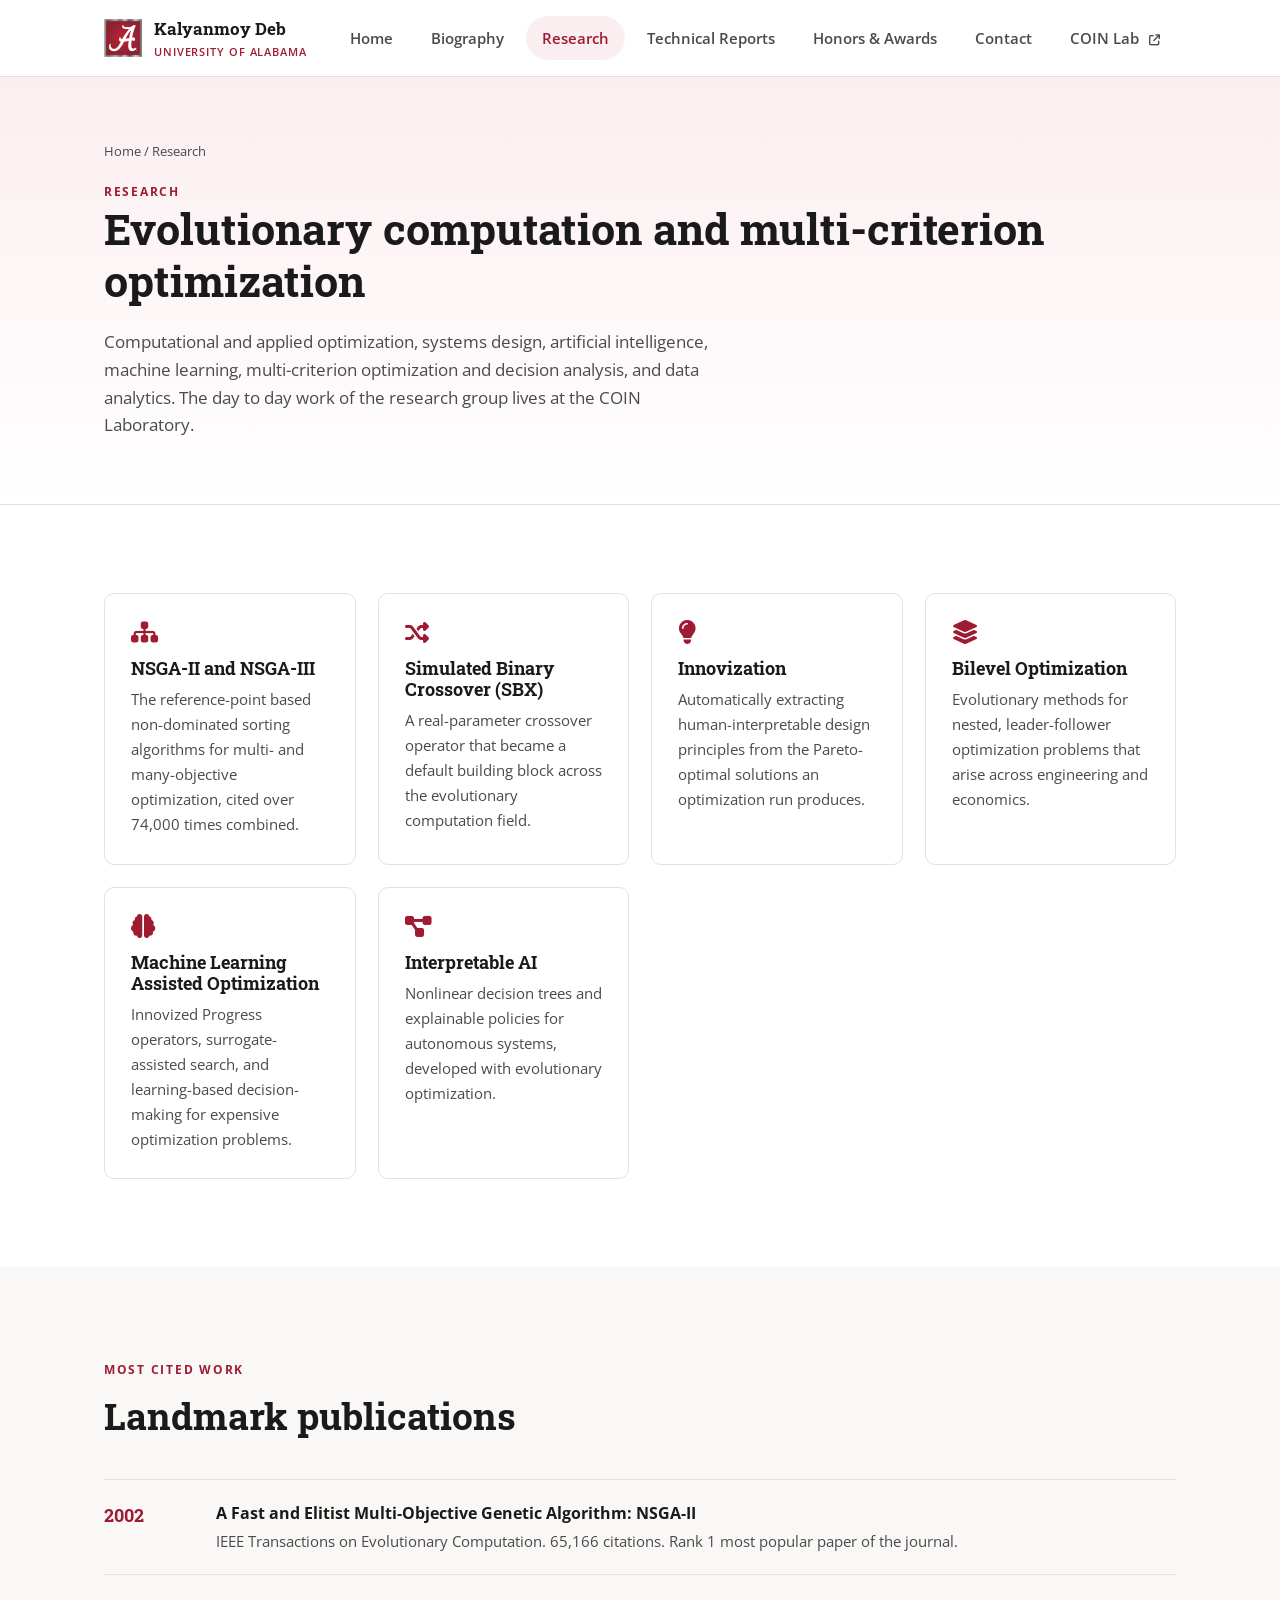
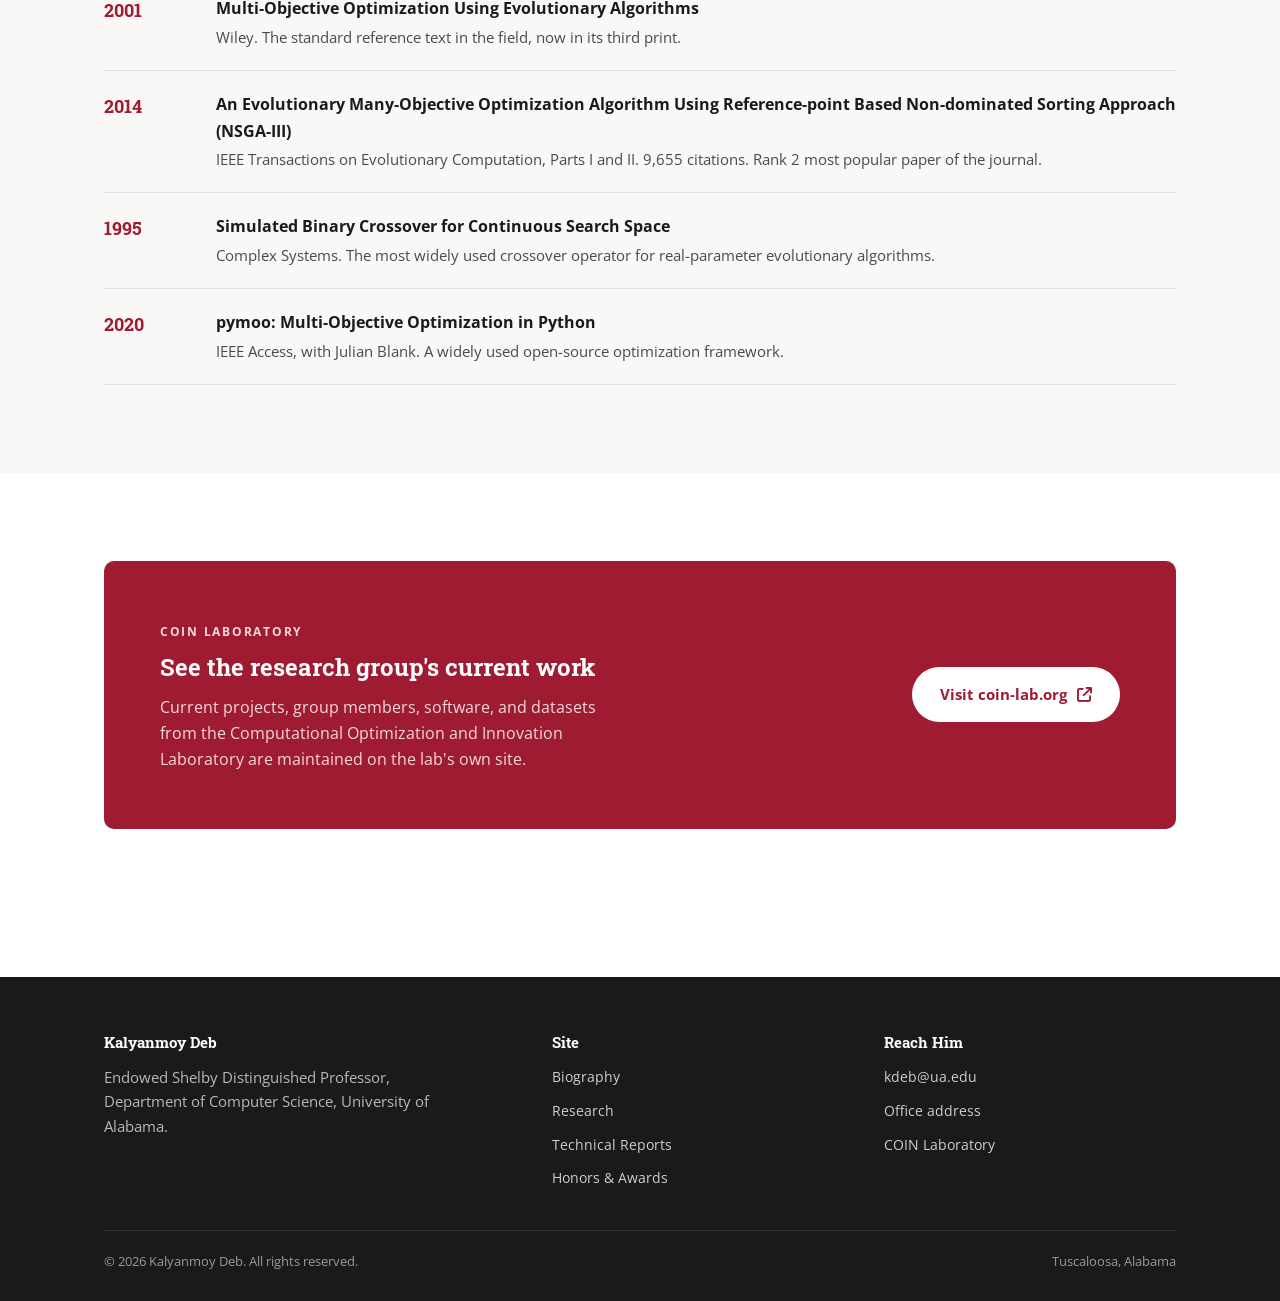
<file: research.html>
<!doctype html>
<html lang="en">
<head>
<meta charset="utf-8" />
<meta name="viewport" content="width=device-width, initial-scale=1" />
<title>Research | Kalyanmoy Deb</title>
<meta name="description" content="Research overview for Kalyanmoy Deb: evolutionary multi-objective optimization, NSGA-II, NSGA-III, Innovization, bilevel optimization, and the COIN Laboratory." />
<link rel="preconnect" href="https://fonts.googleapis.com" />
<link rel="preconnect" href="https://fonts.gstatic.com" crossorigin />
<link href="https://fonts.googleapis.com/css2?family=Open+Sans:wght@400;600;700;800&family=Roboto+Slab:wght@400;500;700&display=swap" rel="stylesheet" />
<link rel="stylesheet" href="https://cdnjs.cloudflare.com/ajax/libs/font-awesome/6.5.2/css/all.min.css" />
<link rel="stylesheet" href="css/style.css" />
</head>
<body>

<header class="topbar">
  <div class="container">
    <a class="brand" href="index.html">
      <img src="assests/UA/A_Square_Logo_4c-1024x1024.png" alt="University of Alabama" />
      <span class="brand-text">Kalyanmoy Deb<span>University of Alabama</span></span>
    </a>
    <nav>
      <ul class="nav-links">
        <li><a href="index.html" data-page="index.html">Home</a></li>
        <li><a href="biography.html" data-page="biography.html">Biography</a></li>
        <li><a href="research.html" data-page="research.html">Research</a></li>
        <li><a href="reports.html" data-page="reports.html">Technical Reports</a></li>
        <li><a href="honors.html" data-page="honors.html">Honors &amp; Awards</a></li>
        <li><a href="contact.html" data-page="contact.html">Contact</a></li>
        <li><a class="nav-external" href="https://www.coin-lab.org" target="_blank" rel="noopener">COIN Lab <i class="fa-solid fa-arrow-up-right-from-square"></i></a></li>
      </ul>
    </nav>
    <button class="nav-toggle" aria-label="Toggle menu"><i class="fa-solid fa-bars"></i></button>
  </div>
</header>

<section class="page-hero">
  <div class="container">
    <div class="breadcrumb"><a href="index.html">Home</a> / Research</div>
    <span class="kicker">Research</span>
    <h1>Evolutionary computation and multi-criterion optimization</h1>
    <p class="lede">
      Computational and applied optimization, systems design, artificial intelligence,
      machine learning, multi-criterion optimization and decision analysis, and data
      analytics. The day to day work of the research group lives at the
      COIN Laboratory.
    </p>
  </div>
</section>

<section class="section">
  <div class="container">
    <div class="card-grid reveal">

      <div class="card">
        <i class="fa-solid fa-sitemap card-icon"></i>
        <h3>NSGA-II and NSGA-III</h3>
        <p>The reference-point based non-dominated sorting algorithms for multi- and many-objective optimization, cited over 74,000 times combined.</p>
      </div>

      <div class="card">
        <i class="fa-solid fa-shuffle card-icon"></i>
        <h3>Simulated Binary Crossover (SBX)</h3>
        <p>A real-parameter crossover operator that became a default building block across the evolutionary computation field.</p>
      </div>

      <div class="card">
        <i class="fa-solid fa-lightbulb card-icon"></i>
        <h3>Innovization</h3>
        <p>Automatically extracting human-interpretable design principles from the Pareto-optimal solutions an optimization run produces.</p>
      </div>

      <div class="card">
        <i class="fa-solid fa-layer-group card-icon"></i>
        <h3>Bilevel Optimization</h3>
        <p>Evolutionary methods for nested, leader-follower optimization problems that arise across engineering and economics.</p>
      </div>

      <div class="card">
        <i class="fa-solid fa-brain card-icon"></i>
        <h3>Machine Learning Assisted Optimization</h3>
        <p>Innovized Progress operators, surrogate-assisted search, and learning-based decision-making for expensive optimization problems.</p>
      </div>

      <div class="card">
        <i class="fa-solid fa-diagram-project card-icon"></i>
        <h3>Interpretable AI</h3>
        <p>Nonlinear decision trees and explainable policies for autonomous systems, developed with evolutionary optimization.</p>
      </div>

    </div>
  </div>
</section>

<section class="section section-alt">
  <div class="container">
    <div class="section-header reveal">
      <span class="kicker">Most Cited Work</span>
      <h2>Landmark publications</h2>
    </div>
    <div class="honors-list reveal">
      <div class="honor-row">
        <div class="year">2002</div>
        <div class="desc">
          <strong>A Fast and Elitist Multi-Objective Genetic Algorithm: NSGA-II</strong>
          <span>IEEE Transactions on Evolutionary Computation. 65,166 citations. Rank 1 most popular paper of the journal.</span>
        </div>
      </div>
      <div class="honor-row">
        <div class="year">2001</div>
        <div class="desc">
          <strong>Multi-Objective Optimization Using Evolutionary Algorithms</strong>
          <span>Wiley. The standard reference text in the field, now in its third print.</span>
        </div>
      </div>
      <div class="honor-row">
        <div class="year">2014</div>
        <div class="desc">
          <strong>An Evolutionary Many-Objective Optimization Algorithm Using Reference-point Based Non-dominated Sorting Approach (NSGA-III)</strong>
          <span>IEEE Transactions on Evolutionary Computation, Parts I and II. 9,655 citations. Rank 2 most popular paper of the journal.</span>
        </div>
      </div>
      <div class="honor-row">
        <div class="year">1995</div>
        <div class="desc">
          <strong>Simulated Binary Crossover for Continuous Search Space</strong>
          <span>Complex Systems. The most widely used crossover operator for real-parameter evolutionary algorithms.</span>
        </div>
      </div>
      <div class="honor-row">
        <div class="year">2020</div>
        <div class="desc">
          <strong>pymoo: Multi-Objective Optimization in Python</strong>
          <span>IEEE Access, with Julian Blank. A widely used open-source optimization framework.</span>
        </div>
      </div>
    </div>
  </div>
</section>

<section class="section">
  <div class="container reveal">
    <div style="background:var(--crimson); border-radius:var(--radius); padding:56px; color:#fff; display:flex; flex-wrap:wrap; gap:30px; align-items:center; justify-content:space-between;">
      <div style="max-width:52ch;">
        <span class="kicker" style="color:#f6d9de;">COIN Laboratory</span>
        <h2 style="color:#fff; margin-top:0.4em;">See the research group's current work</h2>
        <p style="color:#f3d9dd; margin-bottom:0;">
          Current projects, group members, software, and datasets from the
          Computational Optimization and Innovation Laboratory are maintained
          on the lab's own site.
        </p>
      </div>
      <a class="btn" style="background:#fff; color:var(--crimson);" href="https://www.coin-lab.org" target="_blank" rel="noopener">
        Visit coin-lab.org <i class="fa-solid fa-arrow-up-right-from-square"></i>
      </a>
    </div>
  </div>
</section>

<footer>
  <div class="container">
    <div class="footer-grid">
      <div>
        <h4>Kalyanmoy Deb</h4>
        <p style="color:#b8b8b8; max-width:38ch; font-size:0.92rem;">
          Endowed Shelby Distinguished Professor, Department of Computer Science,
          University of Alabama.
        </p>
      </div>
      <div>
        <h4>Site</h4>
        <ul class="foot-links">
          <li><a href="biography.html">Biography</a></li>
          <li><a href="research.html">Research</a></li>
          <li><a href="reports.html">Technical Reports</a></li>
          <li><a href="honors.html">Honors &amp; Awards</a></li>
        </ul>
      </div>
      <div>
        <h4>Reach Him</h4>
        <ul class="foot-links">
          <li><a href="mailto:kdeb@ua.edu">kdeb@ua.edu</a></li>
          <li><a href="contact.html">Office address</a></li>
          <li><a href="https://www.coin-lab.org" target="_blank" rel="noopener">COIN Laboratory</a></li>
        </ul>
      </div>
    </div>
    <div class="foot-note">
      <span>&copy; <span id="footer-year">2026</span> Kalyanmoy Deb. All rights reserved.</span>
      <span>Tuscaloosa, Alabama</span>
    </div>
  </div>
</footer>

<script src="js/main.js"></script>
</body>
</html>
</file>
<file: css/style.css>
/* ==========================================================================
   Kalyanmoy Deb — University of Alabama
   Design system: Open Sans (body/UI) + Roboto Slab (headings/display)
   Theme: light, University of Alabama crimson and white
   ========================================================================== */

:root {
  --crimson: #9e1b32;
  --crimson-dark: #7a1526;
  --crimson-light: #c8324a;
  --crimson-wash: #fbeef0;
  --ink: #1a1a1a;
  --ink-soft: #4a4a4a;
  --gray-line: #e3e1de;
  --paper: #ffffff;
  --paper-soft: #faf8f6;
  --gold: #b98a2f;

  --font-body: "Open Sans", -apple-system, "Segoe UI", sans-serif;
  --font-display: "Roboto Slab", Georgia, serif;
  --font-code: "Courier New", Courier, monospace;

  --max-width: 1120px;
  --radius: 10px;
  --shadow-sm: 0 1px 3px rgba(26, 26, 26, 0.08);
  --shadow-md: 0 10px 30px rgba(26, 26, 26, 0.12);
  --transition: 220ms cubic-bezier(0.2, 0.7, 0.3, 1);
}

* {
  box-sizing: border-box;
}

html {
  scroll-behavior: smooth;
}

body {
  margin: 0;
  font-family: var(--font-body);
  color: var(--ink);
  background: var(--paper);
  line-height: 1.65;
  -webkit-font-smoothing: antialiased;
}

img {
  max-width: 100%;
  display: block;
}

a {
  color: var(--crimson);
  text-decoration: none;
}

a:hover {
  color: var(--crimson-dark);
}

h1, h2, h3, h4 {
  font-family: var(--font-display);
  font-weight: 700;
  color: var(--ink);
  line-height: 1.2;
  margin: 0 0 0.5em;
}

p {
  margin: 0 0 1em;
}

.container {
  max-width: var(--max-width);
  margin: 0 auto;
  padding: 0 24px;
}

.kicker {
  font-family: var(--font-body);
  font-weight: 700;
  font-size: 0.78rem;
  letter-spacing: 0.14em;
  text-transform: uppercase;
  color: var(--crimson);
}

.section {
  padding: 88px 0;
}

.section-tight {
  padding: 56px 0;
}

.section-alt {
  background: var(--paper-soft);
}

.section-header {
  max-width: 720px;
  margin: 0 0 40px;
}

.section-header h2 {
  font-size: clamp(1.7rem, 3vw, 2.3rem);
  margin-top: 0.35em;
}

/* ---------- Buttons ---------- */

.btn {
  display: inline-flex;
  align-items: center;
  gap: 10px;
  padding: 13px 26px;
  border-radius: 999px;
  font-weight: 700;
  font-size: 0.95rem;
  border: 2px solid transparent;
  cursor: pointer;
  transition: transform var(--transition), box-shadow var(--transition), background var(--transition), color var(--transition);
}

.btn-primary {
  background: var(--crimson);
  color: #fff;
}

.btn-primary:hover {
  background: var(--crimson-dark);
  color: #fff;
  transform: translateY(-2px);
  box-shadow: var(--shadow-md);
}

.btn-outline {
  background: transparent;
  border-color: var(--crimson);
  color: var(--crimson);
}

.btn-outline:hover {
  background: var(--crimson);
  color: #fff;
  transform: translateY(-2px);
}

.btn-ghost {
  background: transparent;
  color: var(--ink);
  border-color: var(--gray-line);
}

.btn-ghost:hover {
  border-color: var(--crimson);
  color: var(--crimson);
}

/* ---------- Top bar / nav ---------- */

.topbar {
  position: sticky;
  top: 0;
  z-index: 100;
  background: rgba(255, 255, 255, 0.92);
  backdrop-filter: blur(10px);
  border-bottom: 1px solid var(--gray-line);
}

.topbar .container {
  display: flex;
  align-items: center;
  justify-content: space-between;
  height: 76px;
}

.brand {
  display: flex;
  align-items: center;
  gap: 12px;
}

.brand img {
  height: 38px;
  width: auto;
}

.brand-text {
  font-family: var(--font-display);
  font-weight: 700;
  font-size: 1.05rem;
  color: var(--ink);
}

.brand-text span {
  display: block;
  font-family: var(--font-body);
  font-weight: 600;
  font-size: 0.7rem;
  letter-spacing: 0.08em;
  text-transform: uppercase;
  color: var(--crimson);
}

.nav-links {
  display: flex;
  align-items: center;
  gap: 6px;
  list-style: none;
  margin: 0;
  padding: 0;
}

.nav-links a {
  display: inline-block;
  padding: 10px 16px;
  border-radius: 999px;
  font-weight: 600;
  font-size: 0.92rem;
  color: var(--ink-soft);
  transition: background var(--transition), color var(--transition);
}

.nav-links a:hover,
.nav-links a.active {
  background: var(--crimson-wash);
  color: var(--crimson);
}

.nav-links a.nav-external i {
  margin-left: 6px;
  font-size: 0.75em;
}

.nav-toggle {
  display: none;
  background: none;
  border: none;
  font-size: 1.4rem;
  color: var(--ink);
  cursor: pointer;
}

@media (max-width: 900px) {
  .nav-toggle {
    display: block;
  }

  .nav-links {
    position: absolute;
    top: 76px;
    left: 0;
    right: 0;
    background: var(--paper);
    border-bottom: 1px solid var(--gray-line);
    flex-direction: column;
    align-items: stretch;
    padding: 10px 24px 20px;
    gap: 2px;
    display: none;
    box-shadow: var(--shadow-md);
  }

  .nav-links.open {
    display: flex;
  }

  .nav-links a {
    padding: 12px 14px;
  }
}

/* ---------- Hero ---------- */

.hero {
  position: relative;
  overflow: hidden;
  padding: 100px 0 80px;
  background:
    radial-gradient(1100px 500px at 85% -10%, var(--crimson-wash) 0%, rgba(251, 238, 240, 0) 60%),
    var(--paper);
}

.hero .container {
  display: grid;
  grid-template-columns: 1.15fr 0.85fr;
  gap: 56px;
  align-items: center;
}

.hero-kicker {
  display: inline-flex;
  align-items: center;
  gap: 8px;
  margin-bottom: 18px;
}

.hero h1 {
  font-size: clamp(2.4rem, 5vw, 3.6rem);
  letter-spacing: -0.01em;
}

.hero .role {
  font-family: var(--font-display);
  font-size: clamp(1.05rem, 2vw, 1.3rem);
  color: var(--crimson);
  margin-bottom: 18px;
}

.hero .lede {
  font-size: 1.08rem;
  color: var(--ink-soft);
  max-width: 52ch;
}

.hero-actions {
  display: flex;
  flex-wrap: wrap;
  gap: 12px;
  margin-top: 28px;
}

.hero-portrait {
  position: relative;
  justify-self: center;
}

.hero-portrait .frame {
  width: min(360px, 100%);
  aspect-ratio: 4 / 5;
  border-radius: 18px;
  overflow: hidden;
  box-shadow: var(--shadow-md);
  border: 6px solid #fff;
  outline: 1px solid var(--gray-line);
}

.hero-portrait .frame img {
  width: 100%;
  height: 100%;
  object-fit: cover;
}

@media (max-width: 860px) {
  .hero .container {
    grid-template-columns: 1fr;
  }

  .hero-portrait {
    order: -1;
  }
}

/* ---------- Stats ---------- */

.stats-grid {
  display: grid;
  grid-template-columns: repeat(auto-fit, minmax(140px, 1fr));
  gap: 1px;
  background: var(--gray-line);
  border: 1px solid var(--gray-line);
  border-radius: var(--radius);
  overflow: hidden;
}

.stat {
  background: var(--paper);
  padding: 26px 12px;
  text-align: center;
  min-width: 0;
}

.stat .num {
  font-family: var(--font-display);
  font-weight: 700;
  font-size: clamp(1.3rem, 2.1vw, 2rem);
  color: var(--crimson);
  line-height: 1;
  white-space: nowrap;
  letter-spacing: -0.01em;
  font-variant-numeric: tabular-nums;
}

.stat .label {
  margin-top: 10px;
  font-size: 0.82rem;
  color: var(--ink-soft);
  letter-spacing: 0.02em;
}

/* ---------- Cards ---------- */

.card-grid {
  display: grid;
  grid-template-columns: repeat(auto-fit, minmax(240px, 1fr));
  gap: 22px;
}

.card {
  background: var(--paper);
  border: 1px solid var(--gray-line);
  border-radius: var(--radius);
  padding: 26px;
  transition: transform var(--transition), box-shadow var(--transition), border-color var(--transition);
}

.card:hover {
  transform: translateY(-4px);
  box-shadow: var(--shadow-md);
  border-color: transparent;
}

.card i.card-icon {
  color: var(--crimson);
  font-size: 1.5rem;
  margin-bottom: 14px;
}

.card h3 {
  font-size: 1.1rem;
  margin-bottom: 8px;
}

.card p {
  color: var(--ink-soft);
  font-size: 0.95rem;
  margin-bottom: 0;
}

/* ---------- Timeline ---------- */

.timeline {
  position: relative;
  border-left: 2px solid var(--gray-line);
  margin-left: 8px;
  padding-left: 32px;
}

.timeline-item {
  position: relative;
  padding-bottom: 34px;
}

.timeline-item:last-child {
  padding-bottom: 0;
}

.timeline-item::before {
  content: "";
  position: absolute;
  left: -38px;
  top: 4px;
  width: 12px;
  height: 12px;
  border-radius: 50%;
  background: var(--crimson);
  border: 3px solid var(--crimson-wash);
}

.timeline-item .when {
  font-family: var(--font-code);
  font-size: 0.82rem;
  color: var(--crimson);
  font-weight: 700;
  letter-spacing: 0.02em;
}

.timeline-item h4 {
  margin: 4px 0 4px;
  font-size: 1.08rem;
}

.timeline-item p {
  color: var(--ink-soft);
  margin-bottom: 0;
  font-size: 0.96rem;
}

/* ---------- Honors list ---------- */

.honors-list {
  display: flex;
  flex-direction: column;
  border-top: 1px solid var(--gray-line);
}

.honor-row {
  display: grid;
  grid-template-columns: 92px 1fr;
  gap: 20px;
  padding: 20px 0;
  border-bottom: 1px solid var(--gray-line);
}

.honor-row .year {
  font-family: var(--font-display);
  font-weight: 700;
  color: var(--crimson);
  font-size: 1.15rem;
}

.honor-row .desc strong {
  display: block;
  font-size: 1rem;
  margin-bottom: 2px;
}

.honor-row .desc span {
  color: var(--ink-soft);
  font-size: 0.92rem;
}

/* ---------- Reports page ---------- */

.reports-toolbar {
  display: flex;
  flex-wrap: wrap;
  gap: 14px;
  align-items: center;
  justify-content: space-between;
  background: var(--paper-soft);
  border: 1px solid var(--gray-line);
  border-radius: var(--radius);
  padding: 18px 22px;
  margin-bottom: 36px;
  position: sticky;
  top: 92px;
  z-index: 10;
}

.search-box {
  position: relative;
  flex: 1 1 280px;
}

.search-box i {
  position: absolute;
  left: 16px;
  top: 50%;
  transform: translateY(-50%);
  color: var(--ink-soft);
}

.search-box input {
  width: 100%;
  padding: 12px 16px 12px 42px;
  border: 1px solid var(--gray-line);
  border-radius: 999px;
  font-family: var(--font-body);
  font-size: 0.95rem;
  background: #fff;
}

.search-box input:focus {
  outline: 2px solid var(--crimson);
  outline-offset: 1px;
}

.year-jump {
  display: flex;
  flex-wrap: wrap;
  gap: 6px;
}

.year-jump select {
  padding: 11px 16px;
  border-radius: 999px;
  border: 1px solid var(--gray-line);
  background: #fff;
  font-family: var(--font-body);
  font-size: 0.9rem;
}

.reports-count {
  font-size: 0.86rem;
  color: var(--ink-soft);
}

.report-year-group {
  margin-bottom: 44px;
}

.report-year-heading {
  display: flex;
  align-items: baseline;
  gap: 12px;
  font-family: var(--font-display);
  font-size: 1.6rem;
  color: var(--ink);
  border-bottom: 3px solid var(--crimson);
  padding-bottom: 10px;
  margin-bottom: 18px;
}

.report-year-heading .count {
  font-family: var(--font-body);
  font-size: 0.82rem;
  font-weight: 700;
  color: var(--ink-soft);
}

.report-card {
  display: grid;
  grid-template-columns: 1fr auto;
  gap: 16px;
  align-items: start;
  padding: 18px 0;
  border-bottom: 1px solid var(--gray-line);
}

.report-card .title {
  font-weight: 700;
  font-size: 1rem;
  margin: 0 0 4px;
}

.report-card .authors {
  font-size: 0.92rem;
  color: var(--ink-soft);
  margin: 0 0 6px;
}

.report-card .authors strong {
  color: var(--ink);
}

.report-card .meta {
  display: flex;
  flex-wrap: wrap;
  gap: 10px;
  align-items: center;
}

.report-id {
  font-family: var(--font-code);
  font-size: 0.78rem;
  background: var(--paper-soft);
  border: 1px solid var(--gray-line);
  border-radius: 6px;
  padding: 3px 8px;
  color: var(--ink-soft);
}

.badge-new {
  background: var(--crimson);
  color: #fff;
  font-size: 0.7rem;
  font-weight: 700;
  letter-spacing: 0.05em;
  text-transform: uppercase;
  border-radius: 999px;
  padding: 3px 10px;
}

.report-card .pdf-link {
  align-self: center;
  white-space: nowrap;
  font-weight: 700;
  font-size: 0.9rem;
  display: inline-flex;
  align-items: center;
  gap: 8px;
  padding: 9px 16px;
  border: 2px solid var(--crimson);
  border-radius: 999px;
}

.report-card .pdf-link:hover {
  background: var(--crimson);
  color: #fff;
}

.report-card .no-pdf {
  font-size: 0.8rem;
  color: var(--ink-soft);
  font-style: italic;
}

.empty-state {
  text-align: center;
  padding: 60px 20px;
  color: var(--ink-soft);
}

/* ---------- Footer ---------- */

footer {
  background: var(--ink);
  color: #cfcfcf;
  padding: 56px 0 28px;
  margin-top: 60px;
}

footer .footer-grid {
  display: grid;
  grid-template-columns: 1.4fr 1fr 1fr;
  gap: 40px;
}

footer h4 {
  color: #fff;
  font-size: 0.95rem;
  margin-bottom: 14px;
}

footer a {
  color: #cfcfcf;
}

footer a:hover {
  color: #fff;
}

footer .foot-links {
  list-style: none;
  margin: 0;
  padding: 0;
  display: flex;
  flex-direction: column;
  gap: 10px;
  font-size: 0.9rem;
}

footer .foot-note {
  border-top: 1px solid #333;
  margin-top: 40px;
  padding-top: 20px;
  font-size: 0.82rem;
  color: #9a9a9a;
  display: flex;
  justify-content: space-between;
  flex-wrap: wrap;
  gap: 10px;
}

@media (max-width: 720px) {
  footer .footer-grid {
    grid-template-columns: 1fr;
  }
}

/* ---------- Reveal-on-scroll ---------- */

.reveal {
  opacity: 0;
  transform: translateY(18px);
  transition: opacity 700ms ease, transform 700ms ease;
}

.reveal.in-view {
  opacity: 1;
  transform: translateY(0);
}

/* ---------- Page hero (interior pages) ---------- */

.page-hero {
  padding: 64px 0 48px;
  background: linear-gradient(180deg, var(--crimson-wash) 0%, rgba(251, 238, 240, 0) 100%);
  border-bottom: 1px solid var(--gray-line);
}

.page-hero h1 {
  font-size: clamp(2rem, 4vw, 2.7rem);
}

.page-hero .lede {
  color: var(--ink-soft);
  max-width: 62ch;
  font-size: 1.05rem;
}

.breadcrumb {
  font-size: 0.82rem;
  color: var(--ink-soft);
  margin-bottom: 14px;
}

.breadcrumb a {
  color: var(--ink-soft);
}

.breadcrumb a:hover {
  color: var(--crimson);
}

/* ---------- Contact page ---------- */

.contact-grid {
  display: grid;
  grid-template-columns: 1fr 1fr;
  gap: 40px;
}

.contact-card {
  background: var(--paper-soft);
  border: 1px solid var(--gray-line);
  border-radius: var(--radius);
  padding: 34px;
}

.contact-line {
  display: flex;
  gap: 16px;
  padding: 14px 0;
  border-bottom: 1px solid var(--gray-line);
}

.contact-line:last-child {
  border-bottom: none;
}

.contact-line i {
  color: var(--crimson);
  font-size: 1.2rem;
  width: 24px;
  padding-top: 2px;
}

.contact-line strong {
  display: block;
  font-size: 0.78rem;
  text-transform: uppercase;
  letter-spacing: 0.06em;
  color: var(--ink-soft);
  margin-bottom: 3px;
}

@media (max-width: 800px) {
  .contact-grid {
    grid-template-columns: 1fr;
  }
}

/* ---------- Utility ---------- */

.text-center {
  text-align: center;
}

.mt-0 { margin-top: 0; }
.mb-0 { margin-bottom: 0; }
</file>
